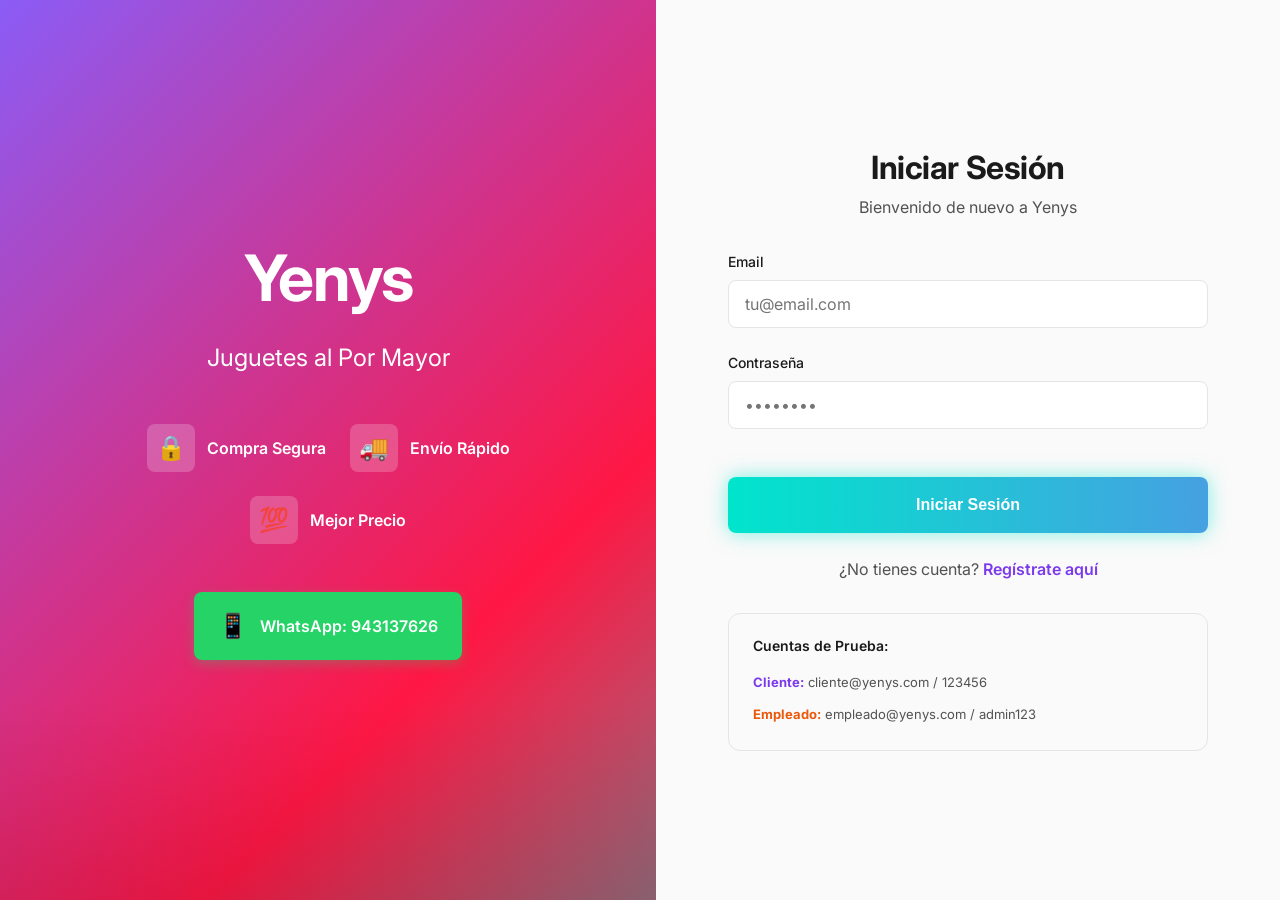
<file: index.html>
<!DOCTYPE html>
<html lang="es">
<head>
    <meta charset="UTF-8">
    <meta name="viewport" content="width=device-width, initial-scale=1.0">
    <title>Yenys - Inicio de Sesión</title>
    <meta name="description" content="Inicia sesión en Yenys - Tu tienda de juguetes al por mayor">
    <link rel="stylesheet" href="css/styles.css">
    <link rel="stylesheet" href="css/animations.css">
</head>
<body style="margin: 0; min-height: 100vh; display: flex; background: var(--neutral-50);">

<!-- Panel Izquierdo - Hero -->
<div style="flex: 1; background: var(--gradient-hero); background-size: 200% 100%; animation: gradient-slide 6s ease-in-out infinite; display: flex; flex-direction: column; align-items: center; justify-content: center; padding: var(--space-12); color: var(--neutral-white); position: relative; overflow: hidden;">

    <div style="max-width: 500px; text-align: center; z-index: 1;">
        <h1 style="font-size: 64px; margin-bottom: var(--space-6); letter-spacing: -0.02em; animation: fadeIn 0.8s ease-out;">Yenys</h1>

        <p style="font-size: 24px; margin-bottom: var(--space-8); opacity: 0.95; animation: fadeIn 1s ease-out 0.2s; animation-fill-mode: both;">Juguetes al Por Mayor</p>

        <div style="display: flex; flex-wrap: wrap; gap: var(--space-6); justify-content: center; margin-top: var(--space-12); animation: fadeIn 1.2s ease-out 0.4s; animation-fill-mode: both;">
            <div style="display: flex; align-items: center; gap: var(--space-3);">
                <div style="width: 48px; height: 48px; background: rgba(255,255,255,0.2); border-radius: var(--radius-md); display: flex; align-items: center; justify-content: center; font-size: 24px;">🔒</div>
                <span style="font-weight: 600;">Compra Segura</span>
            </div>
            <div style="display: flex; align-items: center; gap: var(--space-3);">
                <div style="width: 48px; height: 48px; background: rgba(255,255,255,0.2); border-radius: var(--radius-md); display: flex; align-items: center; justify-content: center; font-size: 24px;">🚚</div>
                <span style="font-weight: 600;">Envío Rápido</span>
            </div>
            <div style="display: flex; align-items: center; gap: var(--space-3);">
                <div style="width: 48px; height: 48px; background: rgba(255,255,255,0.2); border-radius: var(--radius-md); display: flex; align-items: center; justify-content: center; font-size: 24px;">💯</div>
                <span style="font-weight: 600;">Mejor Precio</span>
            </div>
        </div>

        <div style="margin-top: var(--space-12);">
            <a href="https://wa.link/h1ku2w" target="_blank" rel="noopener noreferrer" style="display: inline-flex; align-items: center; gap: var(--space-3); padding: var(--space-4) var(--space-6); background: #25D366; color: white; text-decoration: none; border-radius: var(--radius-md); font-weight: 600; transition: transform 0.3s; box-shadow: 0 4px 12px rgba(37, 211, 102, 0.3);">
                <span style="font-size: 24px;">📱</span>
                <span>WhatsApp: 943137626</span>
            </a>
        </div>
    </div>

    <!-- Overlay decorativo -->
    <div style="position: absolute; bottom: 0; left: 0; right: 0; height: 200px; background: linear-gradient(to top, rgba(0,0,0,0.1), transparent); pointer-events: none;"></div>
</div>

<!-- Panel Derecho - Formularios -->
<div style="flex: 1; display: flex; align-items: center; justify-content: center; padding: var(--space-8); min-width: 480px;">

    <div style="width: 100%; max-width: 480px;">

        <!-- Sección LOGIN -->
        <div id="login-section" class="animate-fade-in">
            <div style="text-align: center; margin-bottom: var(--space-8);">
                <h2 style="color: var(--neutral-900); margin-bottom: var(--space-2); font-size: 32px;">Iniciar Sesión</h2>
                <p style="color: var(--neutral-600); font-size: 16px;">Bienvenido de nuevo a Yenys</p>
            </div>

            <form id="login-form">
                <div class="form-group">
                    <label for="login-email" class="form-label">Email</label>
                    <input
                            type="email"
                            id="login-email"
                            class="form-input"
                            placeholder="tu@email.com"
                            required
                            autocomplete="email"
                    >
                </div>

                <div class="form-group">
                    <label for="login-password" class="form-label">Contraseña</label>
                    <input
                            type="password"
                            id="login-password"
                            class="form-input"
                            placeholder="••••••••"
                            required
                            autocomplete="current-password"
                    >
                </div>

                <button type="submit" class="btn btn-primary" style="width: 100%; margin-top: var(--space-6);">
                    Iniciar Sesión
                </button>

                <div style="text-align: center; margin-top: var(--space-6); color: var(--neutral-600);">
                    ¿No tienes cuenta?
                    <a href="#" onclick="event.preventDefault(); showRegisterForm();" style="color: var(--primary-700); font-weight: 600; text-decoration: none; transition: color 0.2s;">
                        Regístrate aquí
                    </a>
                </div>
            </form>

            <!-- Credenciales de Prueba -->
            <div style="margin-top: var(--space-8); padding: var(--space-6); background: var(--neutral-50); border-radius: var(--radius-lg); border: 1px solid var(--neutral-200);">
                <h4 style="font-size: 14px; font-weight: 600; margin-bottom: var(--space-4); color: var(--neutral-900);">Cuentas de Prueba:</h4>
                <div style="font-size: 13px; color: var(--neutral-600); line-height: 1.8;">
                    <div style="margin-bottom: var(--space-2);">
                        <strong style="color: var(--primary-700);">Cliente:</strong> cliente@yenys.com / 123456
                    </div>
                    <div>
                        <strong style="color: var(--cta-orange-600);">Empleado:</strong> empleado@yenys.com / admin123
                    </div>
                </div>
            </div>
        </div>

        <!-- Sección REGISTRO -->
        <div id="register-section" class="hidden">
            <div style="text-align: center; margin-bottom: var(--space-8);">
                <h2 style="color: var(--neutral-900); margin-bottom: var(--space-2); font-size: 32px;">Crear Cuenta</h2>
                <p style="color: var(--neutral-600); font-size: 16px;">Únete a la familia Yenys</p>
            </div>

            <form id="register-form">
                <div class="form-group">
                    <label for="register-name" class="form-label">Nombre Completo</label>
                    <input
                            type="text"
                            id="register-name"
                            class="form-input"
                            placeholder="Juan Pérez"
                            required
                            autocomplete="name"
                    >
                </div>

                <div class="form-group">
                    <label for="register-email" class="form-label">Email</label>
                    <input
                            type="email"
                            id="register-email"
                            class="form-input"
                            placeholder="tu@email.com"
                            required
                            autocomplete="email"
                    >
                </div>

                <div class="form-group">
                    <label for="register-password" class="form-label">Contraseña</label>
                    <input
                            type="password"
                            id="register-password"
                            class="form-input"
                            placeholder="Mínimo 6 caracteres"
                            required
                            autocomplete="new-password"
                            minlength="6"
                    >
                </div>

                <div class="form-group">
                    <label for="register-role" class="form-label">Tipo de Cuenta</label>
                    <select id="register-role" class="form-select" required>
                        <option value="cliente">Cliente (Comprador)</option>
                        <option value="empleado">Empleado (Administrador)</option>
                    </select>
                </div>

                <button type="submit" class="btn btn-primary" style="width: 100%; margin-top: var(--space-6);">
                    Crear Cuenta
                </button>

                <div style="text-align: center; margin-top: var(--space-6); color: var(--neutral-600);">
                    ¿Ya tienes cuenta?
                    <a href="#" onclick="event.preventDefault(); showLoginForm();" style="color: var(--primary-700); font-weight: 600; text-decoration: none; transition: color 0.2s;">
                        Inicia sesión
                    </a>
                </div>
            </form>
        </div>

    </div>
</div>

<!-- Scripts de la aplicación -->
<script src="js/utils.js"></script>
<script src="js/auth.js"></script>
</body>
</html>
</file>
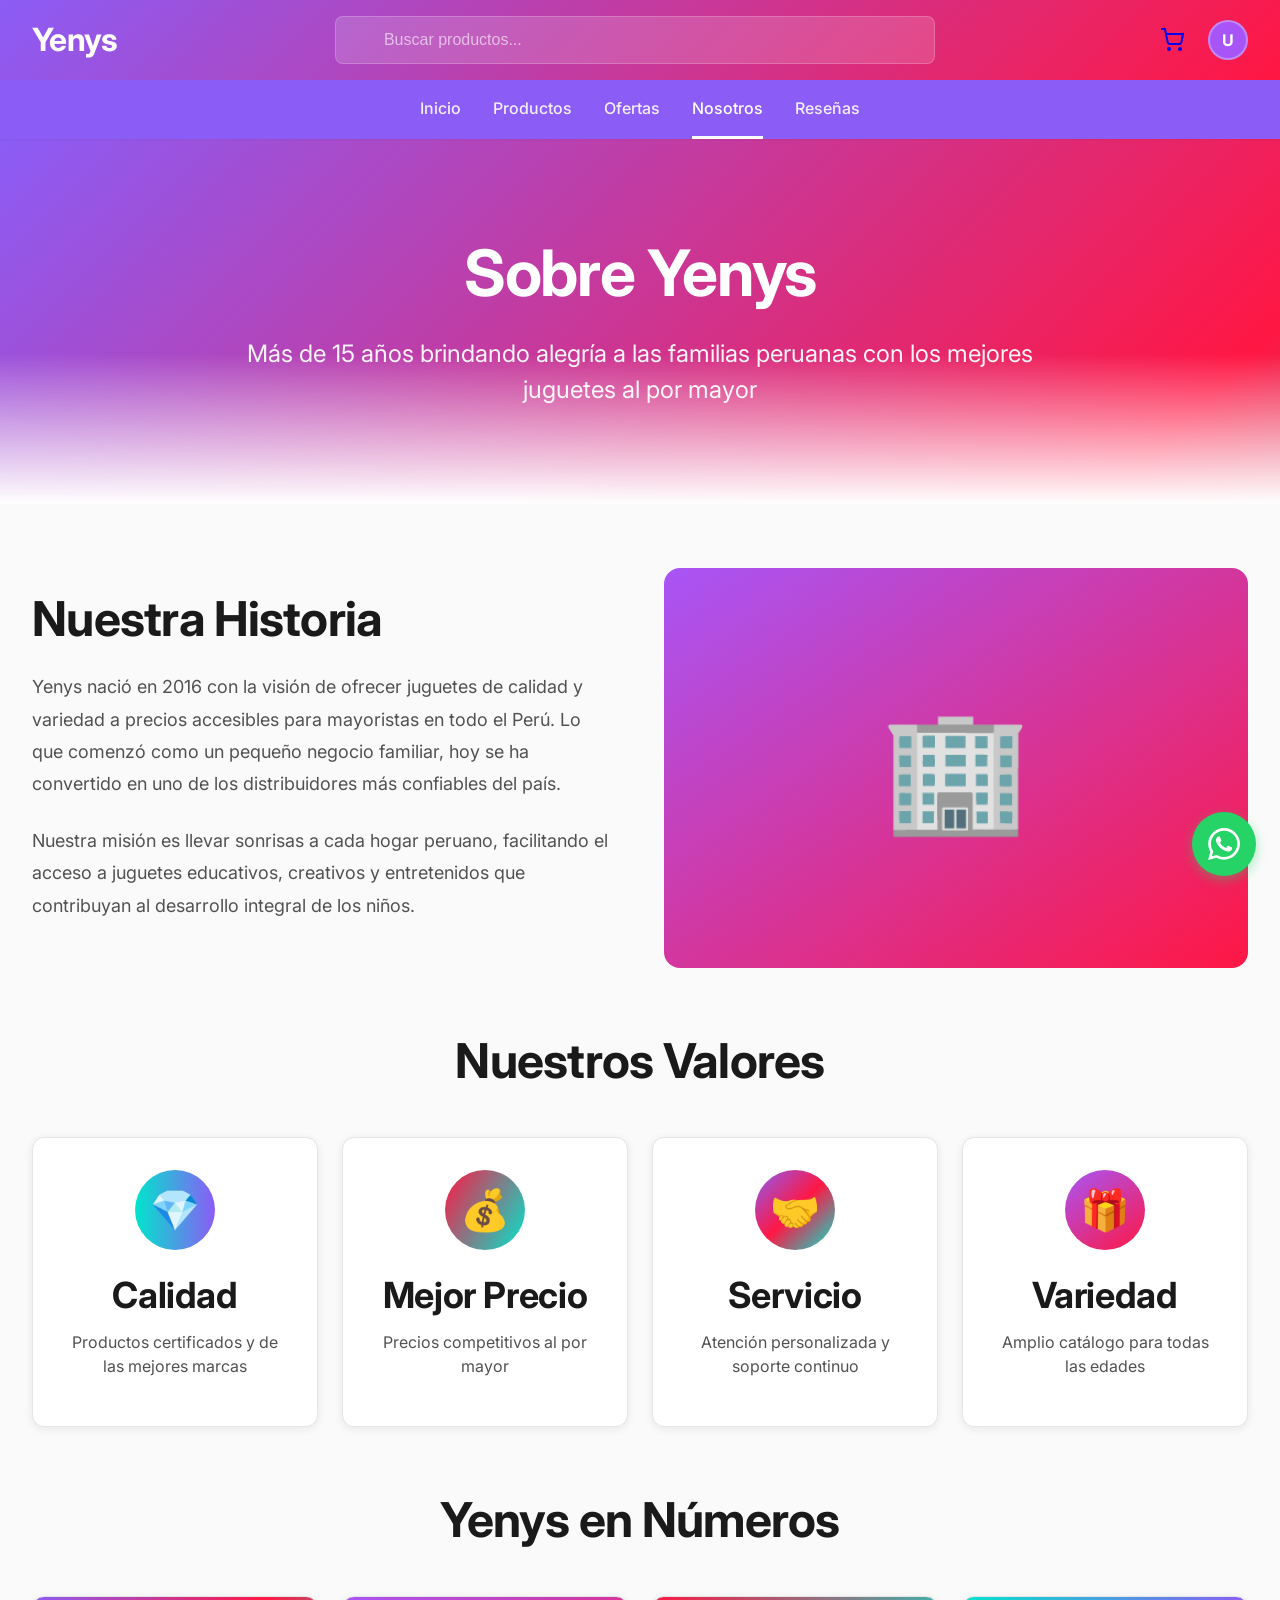
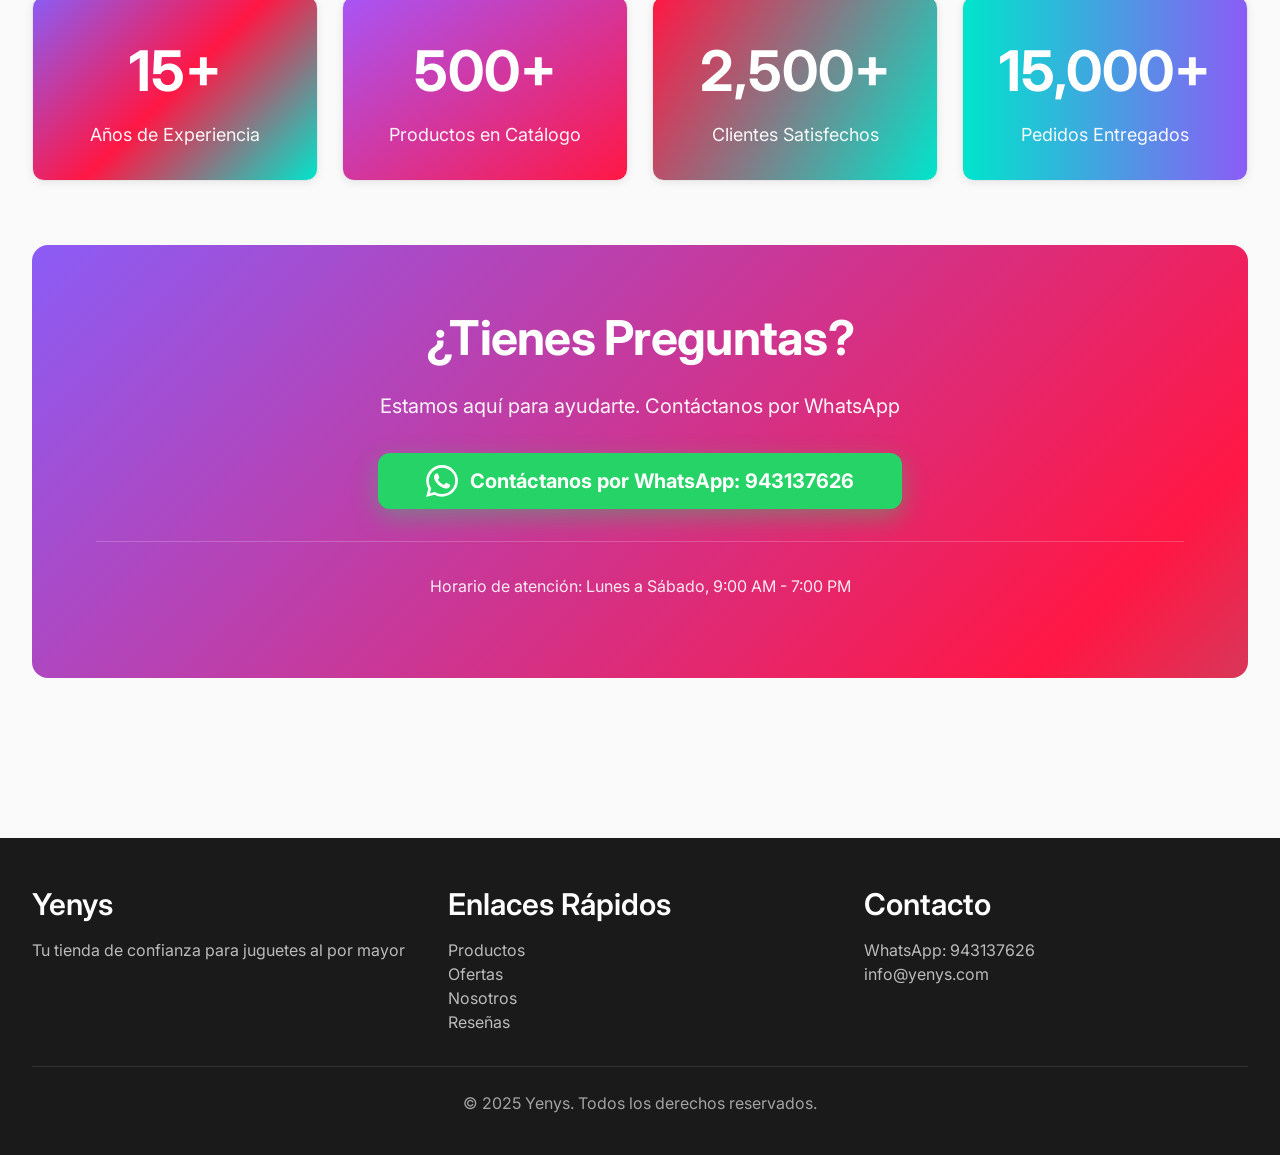
<file: nosotros.html>
<!DOCTYPE html>
<html lang="es">
<head>
  <meta charset="UTF-8">
  <meta name="viewport" content="width=device-width, initial-scale=1.0">
  <title>Sobre Nosotros - Yenys</title>
  <link rel="stylesheet" href="css/styles.css">
  <link rel="stylesheet" href="css/animations.css">
</head>
<body>
  
  <!-- Header -->
  <header class="main-header">
    <div class="header-top">
      <a href="dashboard-cliente.html" class="logo">Yenys</a>
      
      <div class="search-bar">
        <input type="text" placeholder="Buscar productos...">
      </div>
      
      <div class="header-actions">
        <a href="carrito.html" class="cart-icon">
          <svg width="24" height="24" viewBox="0 0 24 24" fill="none" stroke="currentColor" stroke-width="2">
            <circle cx="9" cy="21" r="1"/><circle cx="20" cy="21" r="1"/>
            <path d="M1 1h4l2.68 13.39a2 2 0 0 0 2 1.61h9.72a2 2 0 0 0 2-1.61L23 6H6"/>
          </svg>
          <span class="cart-badge">0</span>
        </a>
        
        <div class="user-avatar" onclick="logout()" style="cursor: pointer; display: flex; align-items: center; justify-content: center; background: var(--primary-500); font-weight: 700;" title="Cerrar sesión">U</div>
      </div>
    </div>
    
    <nav class="header-nav">
      <ul class="nav-links">
        <li><a href="dashboard-cliente.html">Inicio</a></li>
        <li><a href="productos.html">Productos</a></li>
        <li><a href="ofertas.html">Ofertas</a></li>
        <li><a href="nosotros.html" class="active">Nosotros</a></li>
        <li><a href="resenas.html">Reseñas</a></li>
      </ul>
    </nav>
  </header>
  
  <!-- Contenido Principal -->
  <main>
    
    <!-- Hero Institucional -->
    <section style="background: var(--gradient-hero); background-size: 200% 100%; animation: gradient-slide 6s ease-in-out infinite; padding: var(--space-24) var(--space-8); text-align: center; color: var(--neutral-white); position: relative; overflow: hidden;">
      <div class="container" style="position: relative; z-index: 1;">
        <h1 style="font-size: 64px; margin-bottom: var(--space-6);">Sobre Yenys</h1>
        <p style="font-size: 24px; max-width: 800px; margin: 0 auto; opacity: 0.95;">Más de 15 años brindando alegría a las familias peruanas con los mejores juguetes al por mayor</p>
      </div>
      <div style="position: absolute; bottom: 0; left: 0; right: 0; height: 150px; background: linear-gradient(to top, white, transparent);"></div>
    </section>
    
    <div class="container" style="padding: var(--space-16) var(--space-8);">
      
      <!-- Nuestra Historia -->
      <section style="margin-bottom: var(--space-16);">
        <div style="display: grid; grid-template-columns: 1fr 1fr; gap: var(--space-12); align-items: center;">
          <div>
            <h2 style="font-size: 48px; margin-bottom: var(--space-6);">Nuestra Historia</h2>
            <p style="font-size: 18px; line-height: 1.8; color: var(--neutral-600); margin-bottom: var(--space-6);">
              Yenys nació en 2016 con la visión de ofrecer juguetes de calidad y variedad a precios accesibles para mayoristas en todo el Perú. Lo que comenzó como un pequeño negocio familiar, hoy se ha convertido en uno de los distribuidores más confiables del país.
            </p>
            <p style="font-size: 18px; line-height: 1.8; color: var(--neutral-600); margin-bottom: var(--space-6);">
              Nuestra misión es llevar sonrisas a cada hogar peruano, facilitando el acceso a juguetes educativos, creativos y entretenidos que contribuyan al desarrollo integral de los niños.
            </p>
          </div>
          <div style="background: var(--gradient-card); height: 400px; border-radius: var(--radius-xl); display: flex; align-items: center; justify-content: center; color: white; font-size: 120px;">🏢</div>
        </div>
      </section>
      
      <!-- Valores -->
      <section style="margin-bottom: var(--space-16);">
        <h2 style="font-size: 48px; text-align: center; margin-bottom: var(--space-12);">Nuestros Valores</h2>
        
        <div class="grid-4">
          <div class="card" style="text-align: center; padding: var(--space-8);">
            <div style="width: 80px; height: 80px; background: var(--gradient-button); border-radius: var(--radius-full); display: flex; align-items: center; justify-content: center; margin: 0 auto var(--space-6); font-size: 40px; color: white;">💎</div>
            <h3 style="margin-bottom: var(--space-3);">Calidad</h3>
            <p style="color: var(--neutral-600);">Productos certificados y de las mejores marcas</p>
          </div>
          
          <div class="card" style="text-align: center; padding: var(--space-8);">
            <div style="width: 80px; height: 80px; background: var(--gradient-accent); border-radius: var(--radius-full); display: flex; align-items: center; justify-content: center; margin: 0 auto var(--space-6); font-size: 40px; color: white;">💰</div>
            <h3 style="margin-bottom: var(--space-3);">Mejor Precio</h3>
            <p style="color: var(--neutral-600);">Precios competitivos al por mayor</p>
          </div>
          
          <div class="card" style="text-align: center; padding: var(--space-8);">
            <div style="width: 80px; height: 80px; background: var(--gradient-hero); border-radius: var(--radius-full); display: flex; align-items: center; justify-content: center; margin: 0 auto var(--space-6); font-size: 40px; color: white;">🤝</div>
            <h3 style="margin-bottom: var(--space-3);">Servicio</h3>
            <p style="color: var(--neutral-600);">Atención personalizada y soporte continuo</p>
          </div>
          
          <div class="card" style="text-align: center; padding: var(--space-8);">
            <div style="width: 80px; height: 80px; background: var(--gradient-card); border-radius: var(--radius-full); display: flex; align-items: center; justify-content: center; margin: 0 auto var(--space-6); font-size: 40px; color: white;">🎁</div>
            <h3 style="margin-bottom: var(--space-3);">Variedad</h3>
            <p style="color: var(--neutral-600);">Amplio catálogo para todas las edades</p>
          </div>
        </div>
      </section>
      
      <!-- Estadísticas -->
      <section style="margin-bottom: var(--space-16);">
        <h2 style="font-size: 48px; text-align: center; margin-bottom: var(--space-12);">Yenys en Números</h2>
        
        <div class="grid-4">
          <div class="card" style="text-align: center; padding: var(--space-8); background: var(--gradient-hero); color: white;">
            <div style="font-size: 56px; font-weight: 700; margin-bottom: var(--space-2);">15+</div>
            <div style="font-size: 18px; opacity: 0.95;">Años de Experiencia</div>
          </div>
          
          <div class="card" style="text-align: center; padding: var(--space-8); background: var(--gradient-card); color: white;">
            <div style="font-size: 56px; font-weight: 700; margin-bottom: var(--space-2);">500+</div>
            <div style="font-size: 18px; opacity: 0.95;">Productos en Catálogo</div>
          </div>
          
          <div class="card" style="text-align: center; padding: var(--space-8); background: var(--gradient-accent); color: white;">
            <div style="font-size: 56px; font-weight: 700; margin-bottom: var(--space-2);">2,500+</div>
            <div style="font-size: 18px; opacity: 0.95;">Clientes Satisfechos</div>
          </div>
          
          <div class="card" style="text-align: center; padding: var(--space-8); background: var(--gradient-button); color: white;">
            <div style="font-size: 56px; font-weight: 700; margin-bottom: var(--space-2);">15,000+</div>
            <div style="font-size: 18px; opacity: 0.95;">Pedidos Entregados</div>
          </div>
        </div>
      </section>
      
      <!-- Contacto WhatsApp Destacado -->
      <section style="background: var(--gradient-hero); background-size: 200% 100%; animation: gradient-slide 6s ease-in-out infinite; border-radius: var(--radius-xl); padding: var(--space-16); text-align: center; color: white;">
        <h2 style="font-size: 48px; margin-bottom: var(--space-6);">¿Tienes Preguntas?</h2>
        <p style="font-size: 20px; margin-bottom: var(--space-8); opacity: 0.95;">Estamos aquí para ayudarte. Contáctanos por WhatsApp</p>
        
        <a href="https://wa.link/h1ku2w" target="_blank" class="btn" style="display: inline-flex; align-items: center; gap: var(--space-3); padding: var(--space-6) var(--space-12); background: #25D366; color: white; text-decoration: none; border-radius: var(--radius-lg); font-weight: 700; font-size: 20px; box-shadow: 0 8px 24px rgba(37, 211, 102, 0.4); transition: all 0.3s;">
          <svg width="32" height="32" viewBox="0 0 24 24" fill="white">
            <path d="M17.472 14.382c-.297-.149-1.758-.867-2.03-.967-.273-.099-.471-.148-.67.15-.197.297-.767.966-.94 1.164-.173.199-.347.223-.644.075-.297-.15-1.255-.463-2.39-1.475-.883-.788-1.48-1.761-1.653-2.059-.173-.297-.018-.458.13-.606.134-.133.298-.347.446-.52.149-.174.198-.298.298-.497.099-.198.05-.371-.025-.52-.075-.149-.669-1.612-.916-2.207-.242-.579-.487-.5-.669-.51-.173-.008-.371-.01-.57-.01-.198 0-.52.074-.792.372-.272.297-1.04 1.016-1.04 2.479 0 1.462 1.065 2.875 1.213 3.074.149.198 2.096 3.2 5.077 4.487.709.306 1.262.489 1.694.625.712.227 1.36.195 1.871.118.571-.085 1.758-.719 2.006-1.413.248-.694.248-1.289.173-1.413-.074-.124-.272-.198-.57-.347m-5.421 7.403h-.004a9.87 9.87 0 01-5.031-1.378l-.361-.214-3.741.982.998-3.648-.235-.374a9.86 9.86 0 01-1.51-5.26c.001-5.45 4.436-9.884 9.888-9.884 2.64 0 5.122 1.03 6.988 2.898a9.825 9.825 0 012.893 6.994c-.003 5.45-4.437 9.884-9.885 9.884m8.413-18.297A11.815 11.815 0 0012.05 0C5.495 0 .16 5.335.157 11.892c0 2.096.547 4.142 1.588 5.945L.057 24l6.305-1.654a11.882 11.882 0 005.683 1.448h.005c6.554 0 11.89-5.335 11.893-11.893a11.821 11.821 0 00-3.48-8.413z"/>
          </svg>
          <span>Contáctanos por WhatsApp: 943137626</span>
        </a>
        
        <div style="margin-top: var(--space-8); padding-top: var(--space-8); border-top: 1px solid rgba(255,255,255,0.2);">
          <p style="font-size: 16px; opacity: 0.9;">Horario de atención: Lunes a Sábado, 9:00 AM - 7:00 PM</p>
        </div>
      </section>
      
    </div>
  </main>
  
  <!-- Footer -->
  <footer>
    <div class="container">
      <div class="footer-content">
        <div class="footer-section">
          <h4>Yenys</h4>
          <p style="color: rgba(255,255,255,0.7);">Tu tienda de confianza para juguetes al por mayor</p>
        </div>
        <div class="footer-section">
          <h4>Enlaces Rápidos</h4>
          <ul>
            <li><a href="productos.html">Productos</a></li>
            <li><a href="ofertas.html">Ofertas</a></li>
            <li><a href="nosotros.html">Nosotros</a></li>
            <li><a href="resenas.html">Reseñas</a></li>
          </ul>
        </div>
        <div class="footer-section">
          <h4>Contacto</h4>
          <ul>
            <li><a href="https://wa.link/h1ku2w" target="_blank">WhatsApp: 943137626</a></li>
            <li><a href="mailto:info@yenys.com">info@yenys.com</a></li>
          </ul>
        </div>
      </div>
      <div class="footer-bottom">
        <p>&copy; 2025 Yenys. Todos los derechos reservados.</p>
      </div>
    </div>
  </footer>
  
  <!-- Botón WhatsApp Flotante -->
  <a href="https://wa.link/h1ku2w" target="_blank" class="whatsapp-float" title="Contáctanos por WhatsApp">
    <svg width="32" height="32" viewBox="0 0 24 24" fill="white">
      <path d="M17.472 14.382c-.297-.149-1.758-.867-2.03-.967-.273-.099-.471-.148-.67.15-.197.297-.767.966-.94 1.164-.173.199-.347.223-.644.075-.297-.15-1.255-.463-2.39-1.475-.883-.788-1.48-1.761-1.653-2.059-.173-.297-.018-.458.13-.606.134-.133.298-.347.446-.52.149-.174.198-.298.298-.497.099-.198.05-.371-.025-.52-.075-.149-.669-1.612-.916-2.207-.242-.579-.487-.5-.669-.51-.173-.008-.371-.01-.57-.01-.198 0-.52.074-.792.372-.272.297-1.04 1.016-1.04 2.479 0 1.462 1.065 2.875 1.213 3.074.149.198 2.096 3.2 5.077 4.487.709.306 1.262.489 1.694.625.712.227 1.36.195 1.871.118.571-.085 1.758-.719 2.006-1.413.248-.694.248-1.289.173-1.413-.074-.124-.272-.198-.57-.347m-5.421 7.403h-.004a9.87 9.87 0 01-5.031-1.378l-.361-.214-3.741.982.998-3.648-.235-.374a9.86 9.86 0 01-1.51-5.26c.001-5.45 4.436-9.884 9.888-9.884 2.64 0 5.122 1.03 6.988 2.898a9.825 9.825 0 012.893 6.994c-.003 5.45-4.437 9.884-9.885 9.884m8.413-18.297A11.815 11.815 0 0012.05 0C5.495 0 .16 5.335.157 11.892c0 2.096.547 4.142 1.588 5.945L.057 24l6.305-1.654a11.882 11.882 0 005.683 1.448h.005c6.554 0 11.89-5.335 11.893-11.893a11.821 11.821 0 00-3.48-8.413z"/>
    </svg>
  </a>
  
  <script src="js/utils.js"></script>
  <script>
    document.addEventListener('DOMContentLoaded', () => {
      const user = getCurrentUser();
      if (user) {
        document.querySelector('.user-avatar').textContent = user.name.charAt(0).toUpperCase();
        
        // Actualizar nav si es empleado
        if (user.role === 'empleado') {
          document.querySelector('.logo').href = 'dashboard-empleado.html';
          document.querySelector('.logo').textContent = 'Yenys Admin';
          const navLinks = document.querySelector('.nav-links');
          navLinks.innerHTML = `
            <li><a href="dashboard-empleado.html">Dashboard</a></li>
            <li><a href="productos.html">Productos</a></li>
            <li><a href="graficos.html">Gráficos</a></li>
            <li><a href="resenas.html">Reseñas</a></li>
            <li><a href="nosotros.html" class="active">Nosotros</a></li>
          `;
        }
      }
    });
  </script>
  
  <style>
    @media (max-width: 768px) {
      section > div[style*="grid-template-columns: 1fr 1fr"] {
        grid-template-columns: 1fr !important;
      }
    }
  </style>
</body>
</html>
</file>
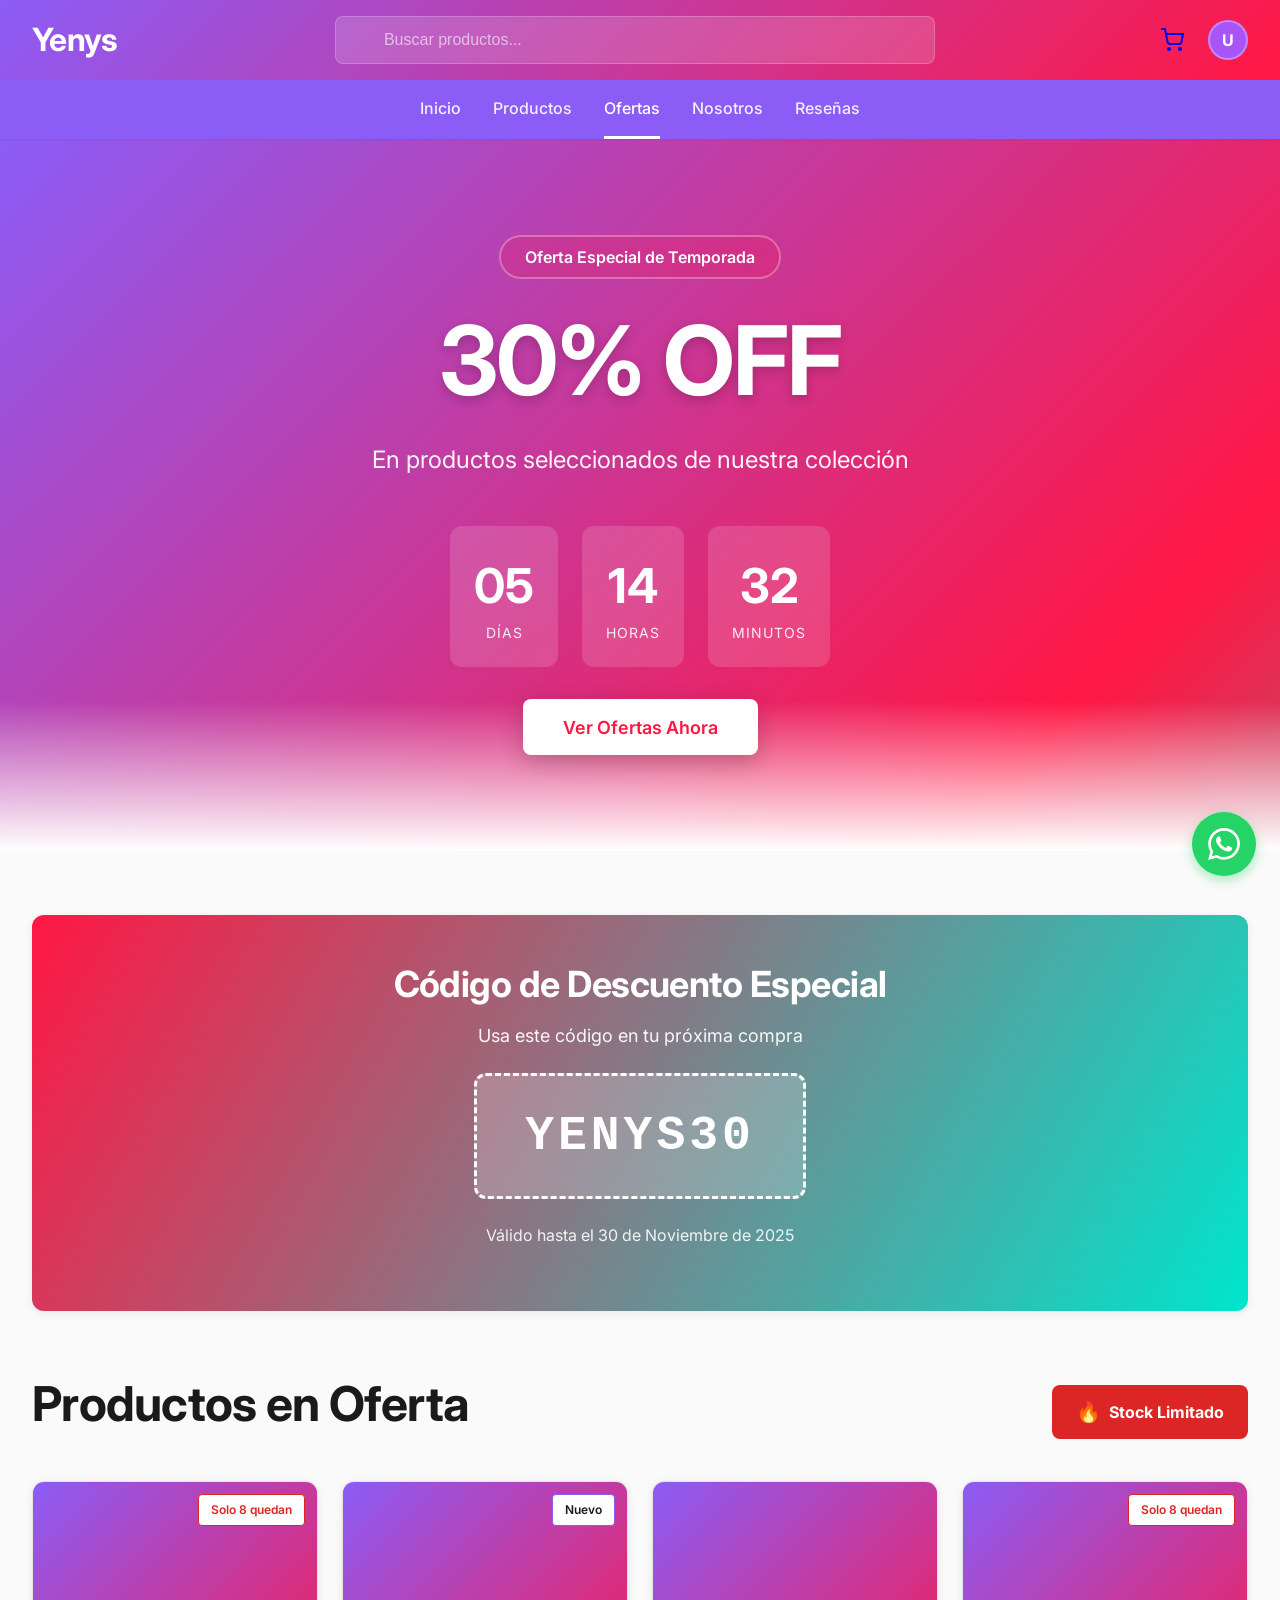
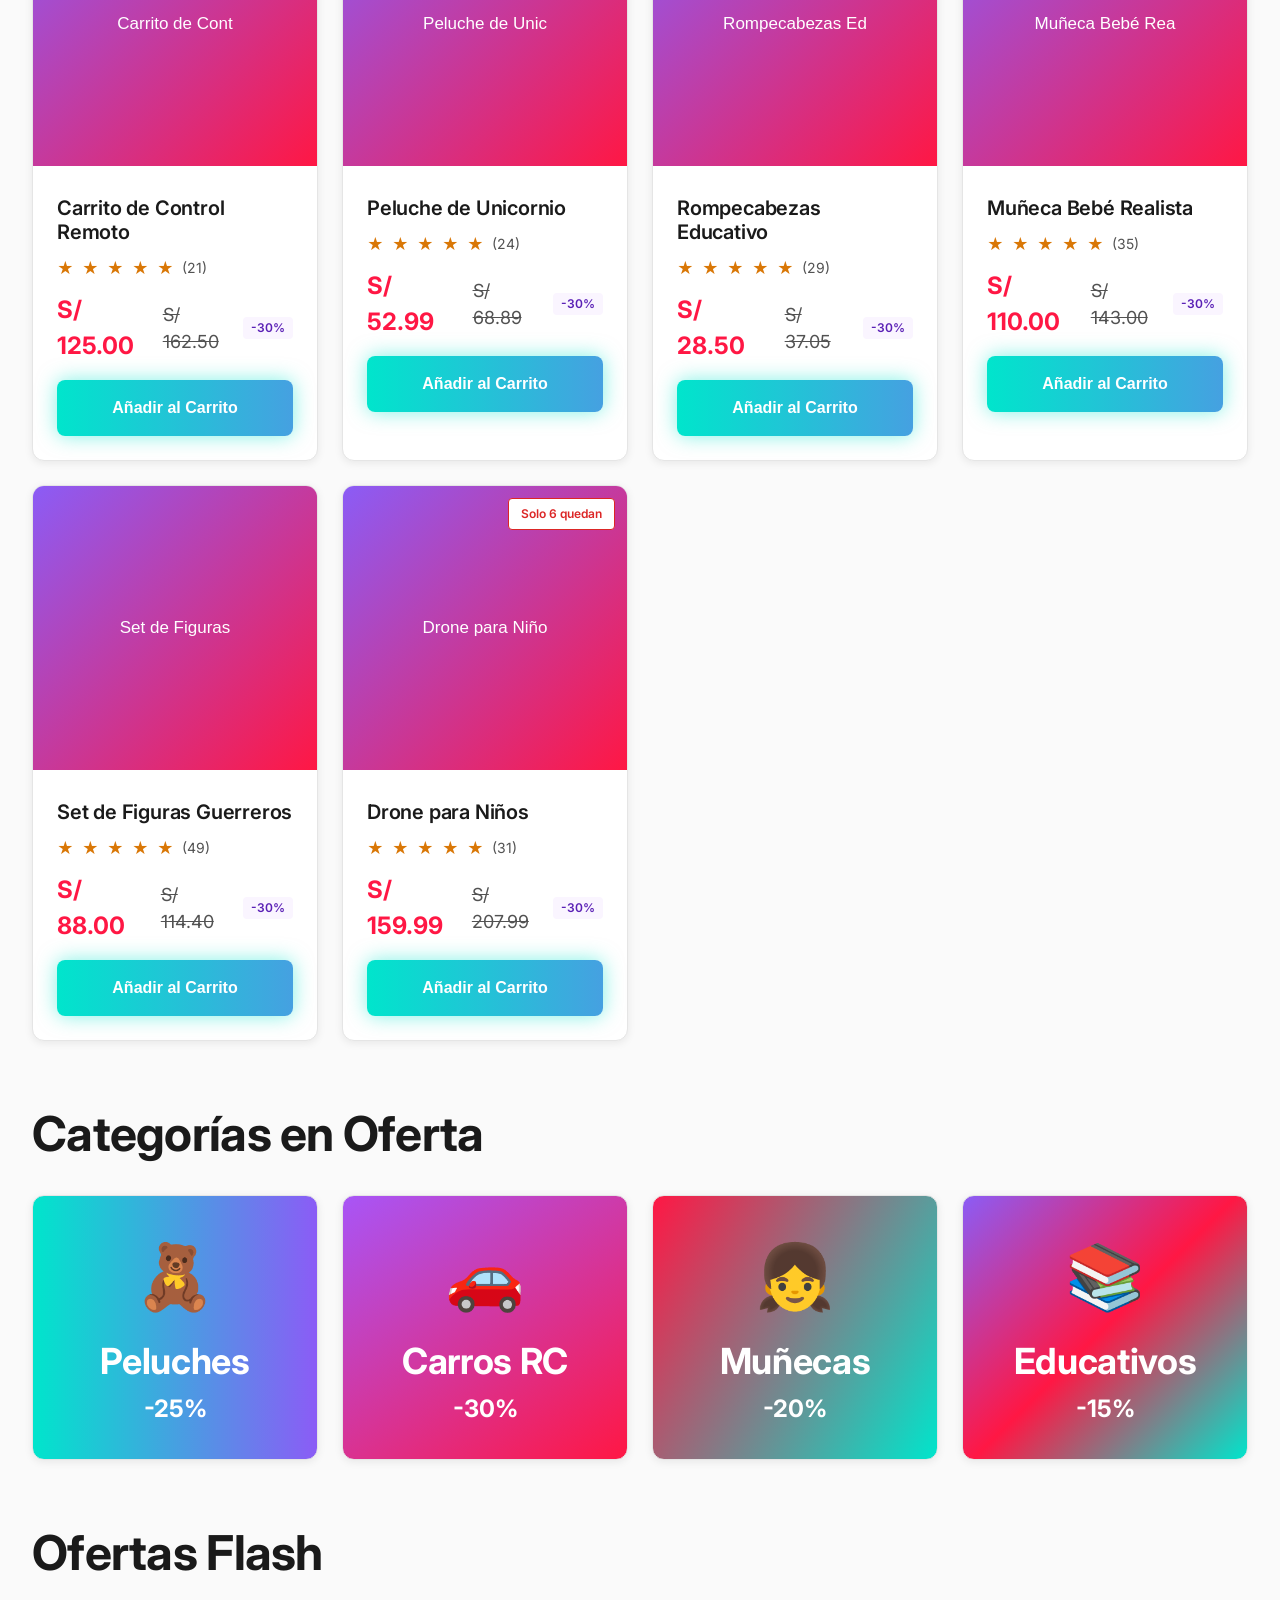
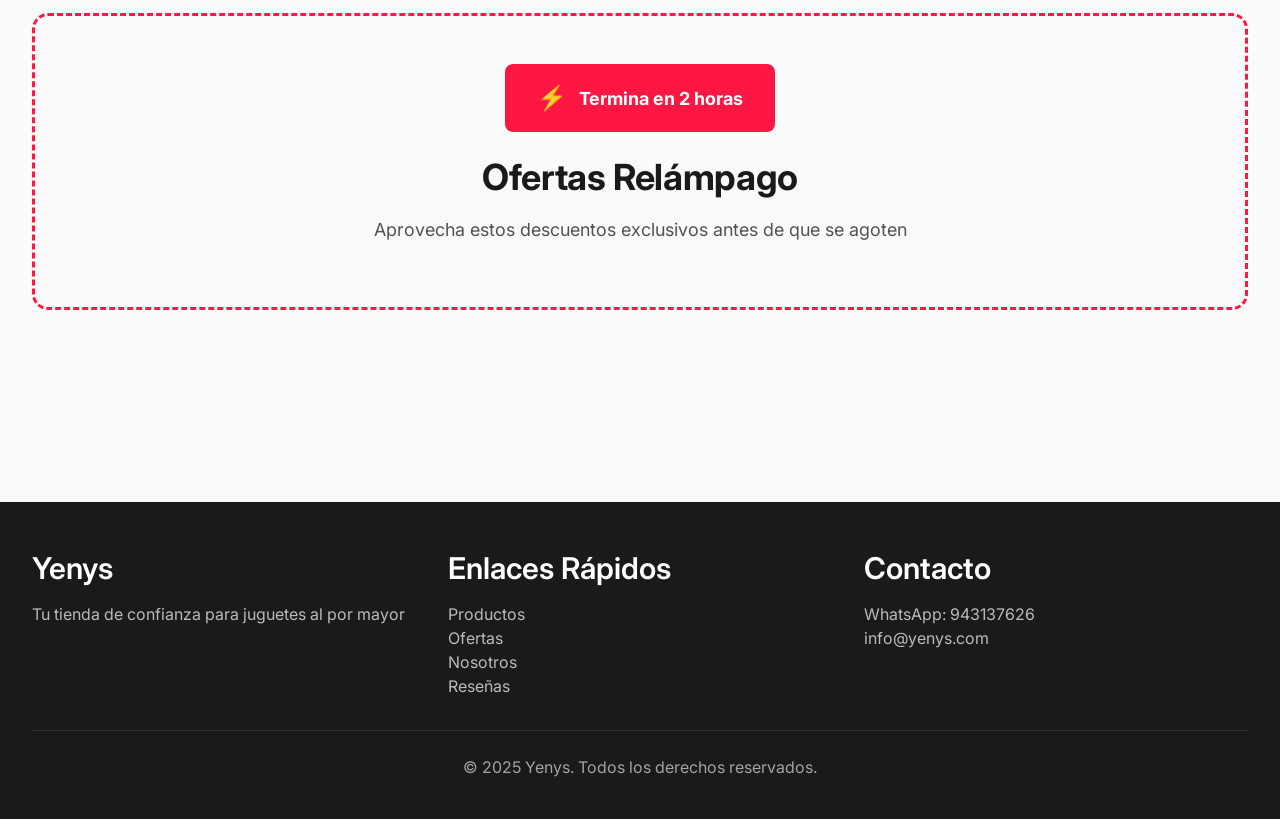
<file: ofertas.html>
<!DOCTYPE html>
<html lang="es">
<head>
  <meta charset="UTF-8">
  <meta name="viewport" content="width=device-width, initial-scale=1.0">
  <title>Ofertas de Temporada - Yenys</title>
  <link rel="stylesheet" href="css/styles.css">
  <link rel="stylesheet" href="css/animations.css">
</head>
<body>
  
  <!-- Header -->
  <header class="main-header">
    <div class="header-top">
      <a href="dashboard-cliente.html" class="logo">Yenys</a>
      
      <div class="search-bar">
        <input type="text" placeholder="Buscar productos...">
      </div>
      
      <div class="header-actions">
        <a href="carrito.html" class="cart-icon">
          <svg width="24" height="24" viewBox="0 0 24 24" fill="none" stroke="currentColor" stroke-width="2">
            <circle cx="9" cy="21" r="1"/><circle cx="20" cy="21" r="1"/>
            <path d="M1 1h4l2.68 13.39a2 2 0 0 0 2 1.61h9.72a2 2 0 0 0 2-1.61L23 6H6"/>
          </svg>
          <span class="cart-badge">0</span>
        </a>
        
        <div class="user-avatar" onclick="logout()" style="cursor: pointer; display: flex; align-items: center; justify-content: center; background: var(--primary-500); font-weight: 700;" title="Cerrar sesión">U</div>
      </div>
    </div>
    
    <nav class="header-nav">
      <ul class="nav-links">
        <li><a href="dashboard-cliente.html">Inicio</a></li>
        <li><a href="productos.html">Productos</a></li>
        <li><a href="ofertas.html" class="active">Ofertas</a></li>
        <li><a href="nosotros.html">Nosotros</a></li>
        <li><a href="resenas.html">Reseñas</a></li>
      </ul>
    </nav>
  </header>
  
  <!-- Contenido Principal -->
  <main>
    
    <!-- Hero de Oferta con Countdown -->
    <section style="background: var(--gradient-hero); background-size: 200% 100%; animation: gradient-slide 6s ease-in-out infinite; padding: var(--space-24) var(--space-8); text-align: center; color: var(--neutral-white); position: relative; overflow: hidden;">
      <div class="container" style="position: relative; z-index: 1;">
        <div style="display: inline-block; background: rgba(255,23,68,0.2); padding: var(--space-2) var(--space-6); border-radius: var(--radius-full); margin-bottom: var(--space-6); font-weight: 600; border: 2px solid rgba(255,255,255,0.3);">
          Oferta Especial de Temporada
        </div>
        
        <h1 style="font-size: 96px; font-weight: 700; margin-bottom: var(--space-6); text-shadow: 0 4px 12px rgba(0,0,0,0.2);">30% OFF</h1>
        
        <p style="font-size: 24px; margin-bottom: var(--space-12); opacity: 0.95;">En productos seleccionados de nuestra colección</p>
        
        <!-- Countdown Timer -->
        <div style="display: flex; gap: var(--space-6); justify-content: center; margin-bottom: var(--space-8);">
          <div style="background: rgba(255,255,255,0.15); backdrop-filter: blur(10px); padding: var(--space-6); border-radius: var(--radius-lg); min-width: 100px;">
            <div style="font-size: 48px; font-weight: 700;">05</div>
            <div style="font-size: 14px; opacity: 0.9; text-transform: uppercase; letter-spacing: 1px;">Días</div>
          </div>
          <div style="background: rgba(255,255,255,0.15); backdrop-filter: blur(10px); padding: var(--space-6); border-radius: var(--radius-lg); min-width: 100px;">
            <div style="font-size: 48px; font-weight: 700;">14</div>
            <div style="font-size: 14px; opacity: 0.9; text-transform: uppercase; letter-spacing: 1px;">Horas</div>
          </div>
          <div style="background: rgba(255,255,255,0.15); backdrop-filter: blur(10px); padding: var(--space-6); border-radius: var(--radius-lg); min-width: 100px;">
            <div style="font-size: 48px; font-weight: 700;">32</div>
            <div style="font-size: 14px; opacity: 0.9; text-transform: uppercase; letter-spacing: 1px;">Minutos</div>
          </div>
        </div>
        
        <a href="#productos-oferta" class="btn btn-primary" style="background: white; color: var(--vibrant-red); font-size: 18px; animation: none; box-shadow: 0 8px 24px rgba(0,0,0,0.2);">
          Ver Ofertas Ahora
        </a>
      </div>
      
      <div style="position: absolute; bottom: 0; left: 0; right: 0; height: 150px; background: linear-gradient(to top, white, transparent);"></div>
    </section>
    
    <div class="container" style="padding: var(--space-16) var(--space-8);">
      
      <!-- Código Promocional -->
      <section style="margin-bottom: var(--space-16);">
        <div class="card" style="background: var(--gradient-accent); padding: var(--space-12); text-align: center; color: white; border: none;">
          <h2 style="font-size: 36px; margin-bottom: var(--space-4); color: white;">Código de Descuento Especial</h2>
          <p style="font-size: 18px; margin-bottom: var(--space-6); opacity: 0.95;">Usa este código en tu próxima compra</p>
          
          <div style="display: inline-block; background: rgba(255,255,255,0.2); padding: var(--space-6) var(--space-12); border-radius: var(--radius-lg); border: 3px dashed white; margin-bottom: var(--space-6);">
            <div style="font-size: 48px; font-weight: 700; letter-spacing: 4px; font-family: monospace;">YENYS30</div>
          </div>
          
          <p style="font-size: 16px; opacity: 0.9;">Válido hasta el 30 de Noviembre de 2025</p>
        </div>
      </section>
      
      <!-- Productos en Oferta -->
      <section id="productos-oferta" style="margin-bottom: var(--space-16);">
        <div style="display: flex; justify-content: space-between; align-items: center; margin-bottom: var(--space-8);">
          <h2 style="font-size: 48px;">Productos en Oferta</h2>
          <div style="display: inline-flex; align-items: center; gap: var(--space-2); padding: var(--space-3) var(--space-6); background: var(--error-red); color: white; border-radius: var(--radius-md); font-weight: 700; animation: pulse-stock 2s infinite;">
            <span style="font-size: 20px;">🔥</span>
            Stock Limitado
          </div>
        </div>
        
        <div id="offers-grid" class="grid-4"></div>
      </section>
      
      <!-- Categorías con Descuento -->
      <section style="margin-bottom: var(--space-16);">
        <h2 style="font-size: 48px; margin-bottom: var(--space-8);">Categorías en Oferta</h2>
        
        <div class="grid-4">
          <div class="card" style="padding: var(--space-8); text-align: center; background: var(--gradient-button); color: white; cursor: pointer;">
            <div style="font-size: 64px; margin-bottom: var(--space-4);">🧸</div>
            <h3 style="color: white; margin-bottom: var(--space-2);">Peluches</h3>
            <div style="font-size: 24px; font-weight: 700;">-25%</div>
          </div>
          
          <div class="card" style="padding: var(--space-8); text-align: center; background: var(--gradient-card); color: white; cursor: pointer;">
            <div style="font-size: 64px; margin-bottom: var(--space-4);">🚗</div>
            <h3 style="color: white; margin-bottom: var(--space-2);">Carros RC</h3>
            <div style="font-size: 24px; font-weight: 700;">-30%</div>
          </div>
          
          <div class="card" style="padding: var(--space-8); text-align: center; background: var(--gradient-accent); color: white; cursor: pointer;">
            <div style="font-size: 64px; margin-bottom: var(--space-4);">👧</div>
            <h3 style="color: white; margin-bottom: var(--space-2);">Muñecas</h3>
            <div style="font-size: 24px; font-weight: 700;">-20%</div>
          </div>
          
          <div class="card" style="padding: var(--space-8); text-align: center; background: var(--gradient-hero); color: white; cursor: pointer;">
            <div style="font-size: 64px; margin-bottom: var(--space-4);">📚</div>
            <h3 style="color: white; margin-bottom: var(--space-2);">Educativos</h3>
            <div style="font-size: 24px; font-weight: 700;">-15%</div>
          </div>
        </div>
      </section>
      
      <!-- Ofertas Flash -->
      <section>
        <h2 style="font-size: 48px; margin-bottom: var(--space-8);">Ofertas Flash</h2>
        
        <div style="background: var(--neutral-50); border: 3px dashed var(--vibrant-red); border-radius: var(--radius-xl); padding: var(--space-12); text-align: center; margin-bottom: var(--space-8);">
          <div style="display: inline-flex; align-items: center; gap: var(--space-3); background: var(--vibrant-red); color: white; padding: var(--space-4) var(--space-8); border-radius: var(--radius-md); font-weight: 700; font-size: 18px; margin-bottom: var(--space-6);">
            <span style="font-size: 24px;">⚡</span>
            Termina en 2 horas
          </div>
          <h3 style="font-size: 36px; margin-bottom: var(--space-4);">Ofertas Relámpago</h3>
          <p style="color: var(--neutral-600); font-size: 18px;">Aprovecha estos descuentos exclusivos antes de que se agoten</p>
        </div>
        
        <div id="flash-offers" class="grid-4"></div>
      </section>
      
    </div>
  </main>
  
  <!-- Footer -->
  <footer>
    <div class="container">
      <div class="footer-content">
        <div class="footer-section">
          <h4>Yenys</h4>
          <p style="color: rgba(255,255,255,0.7);">Tu tienda de confianza para juguetes al por mayor</p>
        </div>
        <div class="footer-section">
          <h4>Enlaces Rápidos</h4>
          <ul>
            <li><a href="productos.html">Productos</a></li>
            <li><a href="ofertas.html">Ofertas</a></li>
            <li><a href="nosotros.html">Nosotros</a></li>
            <li><a href="resenas.html">Reseñas</a></li>
          </ul>
        </div>
        <div class="footer-section">
          <h4>Contacto</h4>
          <ul>
            <li><a href="https://wa.link/h1ku2w" target="_blank">WhatsApp: 943137626</a></li>
            <li><a href="mailto:info@yenys.com">info@yenys.com</a></li>
          </ul>
        </div>
      </div>
      <div class="footer-bottom">
        <p>&copy; 2025 Yenys. Todos los derechos reservados.</p>
      </div>
    </div>
  </footer>
  
  <!-- Botón WhatsApp Flotante -->
  <a href="https://wa.link/h1ku2w" target="_blank" class="whatsapp-float" title="Contáctanos por WhatsApp">
    <svg width="32" height="32" viewBox="0 0 24 24" fill="white">
      <path d="M17.472 14.382c-.297-.149-1.758-.867-2.03-.967-.273-.099-.471-.148-.67.15-.197.297-.767.966-.94 1.164-.173.199-.347.223-.644.075-.297-.15-1.255-.463-2.39-1.475-.883-.788-1.48-1.761-1.653-2.059-.173-.297-.018-.458.13-.606.134-.133.298-.347.446-.52.149-.174.198-.298.298-.497.099-.198.05-.371-.025-.52-.075-.149-.669-1.612-.916-2.207-.242-.579-.487-.5-.669-.51-.173-.008-.371-.01-.57-.01-.198 0-.52.074-.792.372-.272.297-1.04 1.016-1.04 2.479 0 1.462 1.065 2.875 1.213 3.074.149.198 2.096 3.2 5.077 4.487.709.306 1.262.489 1.694.625.712.227 1.36.195 1.871.118.571-.085 1.758-.719 2.006-1.413.248-.694.248-1.289.173-1.413-.074-.124-.272-.198-.57-.347m-5.421 7.403h-.004a9.87 9.87 0 01-5.031-1.378l-.361-.214-3.741.982.998-3.648-.235-.374a9.86 9.86 0 01-1.51-5.26c.001-5.45 4.436-9.884 9.888-9.884 2.64 0 5.122 1.03 6.988 2.898a9.825 9.825 0 012.893 6.994c-.003 5.45-4.437 9.884-9.885 9.884m8.413-18.297A11.815 11.815 0 0012.05 0C5.495 0 .16 5.335.157 11.892c0 2.096.547 4.142 1.588 5.945L.057 24l6.305-1.654a11.882 11.882 0 005.683 1.448h.005c6.554 0 11.89-5.335 11.893-11.893a11.821 11.821 0 00-3.48-8.413z"/>
    </svg>
  </a>
  
  <script src="js/utils.js"></script>
  <script src="js/products.js"></script>
  <script>
    document.addEventListener('DOMContentLoaded', () => {
      const user = getCurrentUser();
      if (user) {
        document.querySelector('.user-avatar').textContent = user.name.charAt(0).toUpperCase();
        
        // Actualizar nav si es empleado
        if (user.role === 'empleado') {
          document.querySelector('.logo').href = 'dashboard-empleado.html';
          const navLinks = document.querySelector('.nav-links');
          navLinks.innerHTML = `
            <li><a href="dashboard-empleado.html">Dashboard</a></li>
            <li><a href="productos.html">Productos</a></li>
            <li><a href="graficos.html">Gráficos</a></li>
            <li><a href="resenas.html">Reseñas</a></li>
            <li><a href="nosotros.html">Nosotros</a></li>
          `;
        }
      }
    });
  </script>
</body>
</html>
</file>
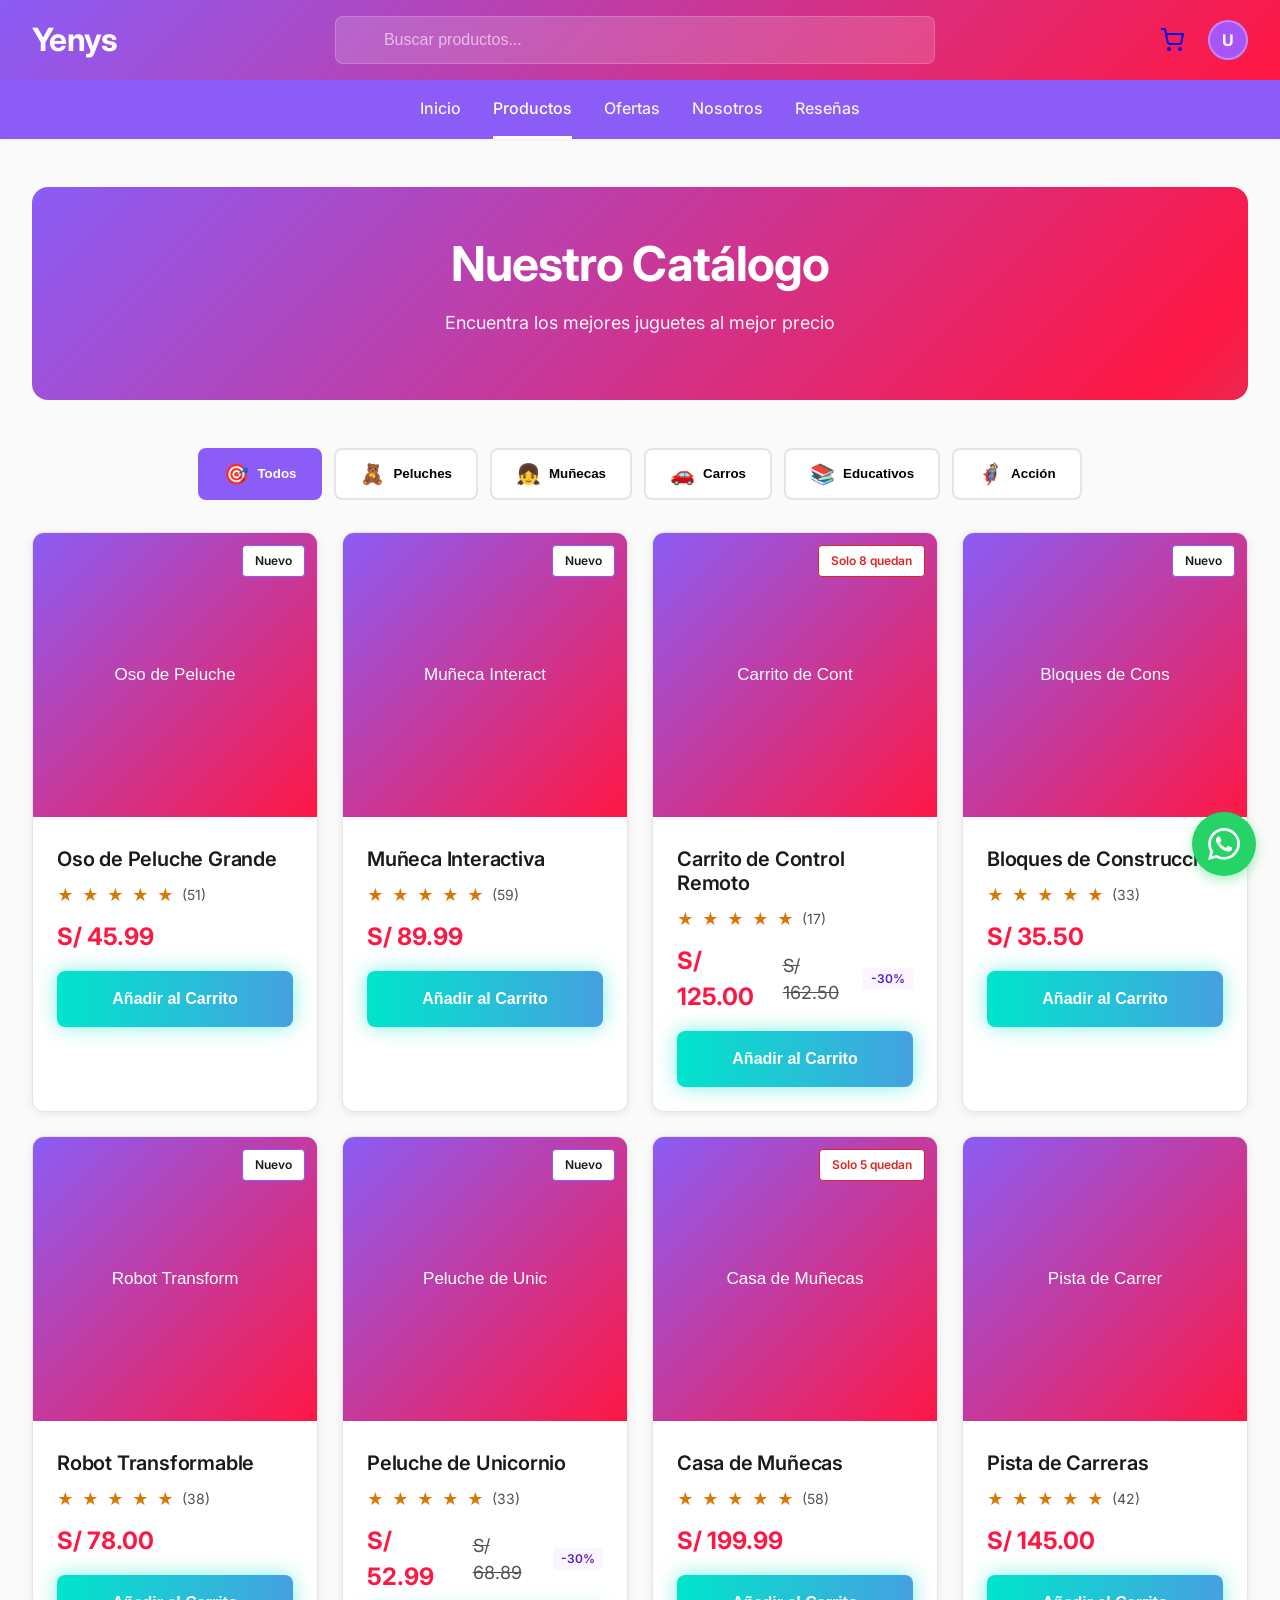
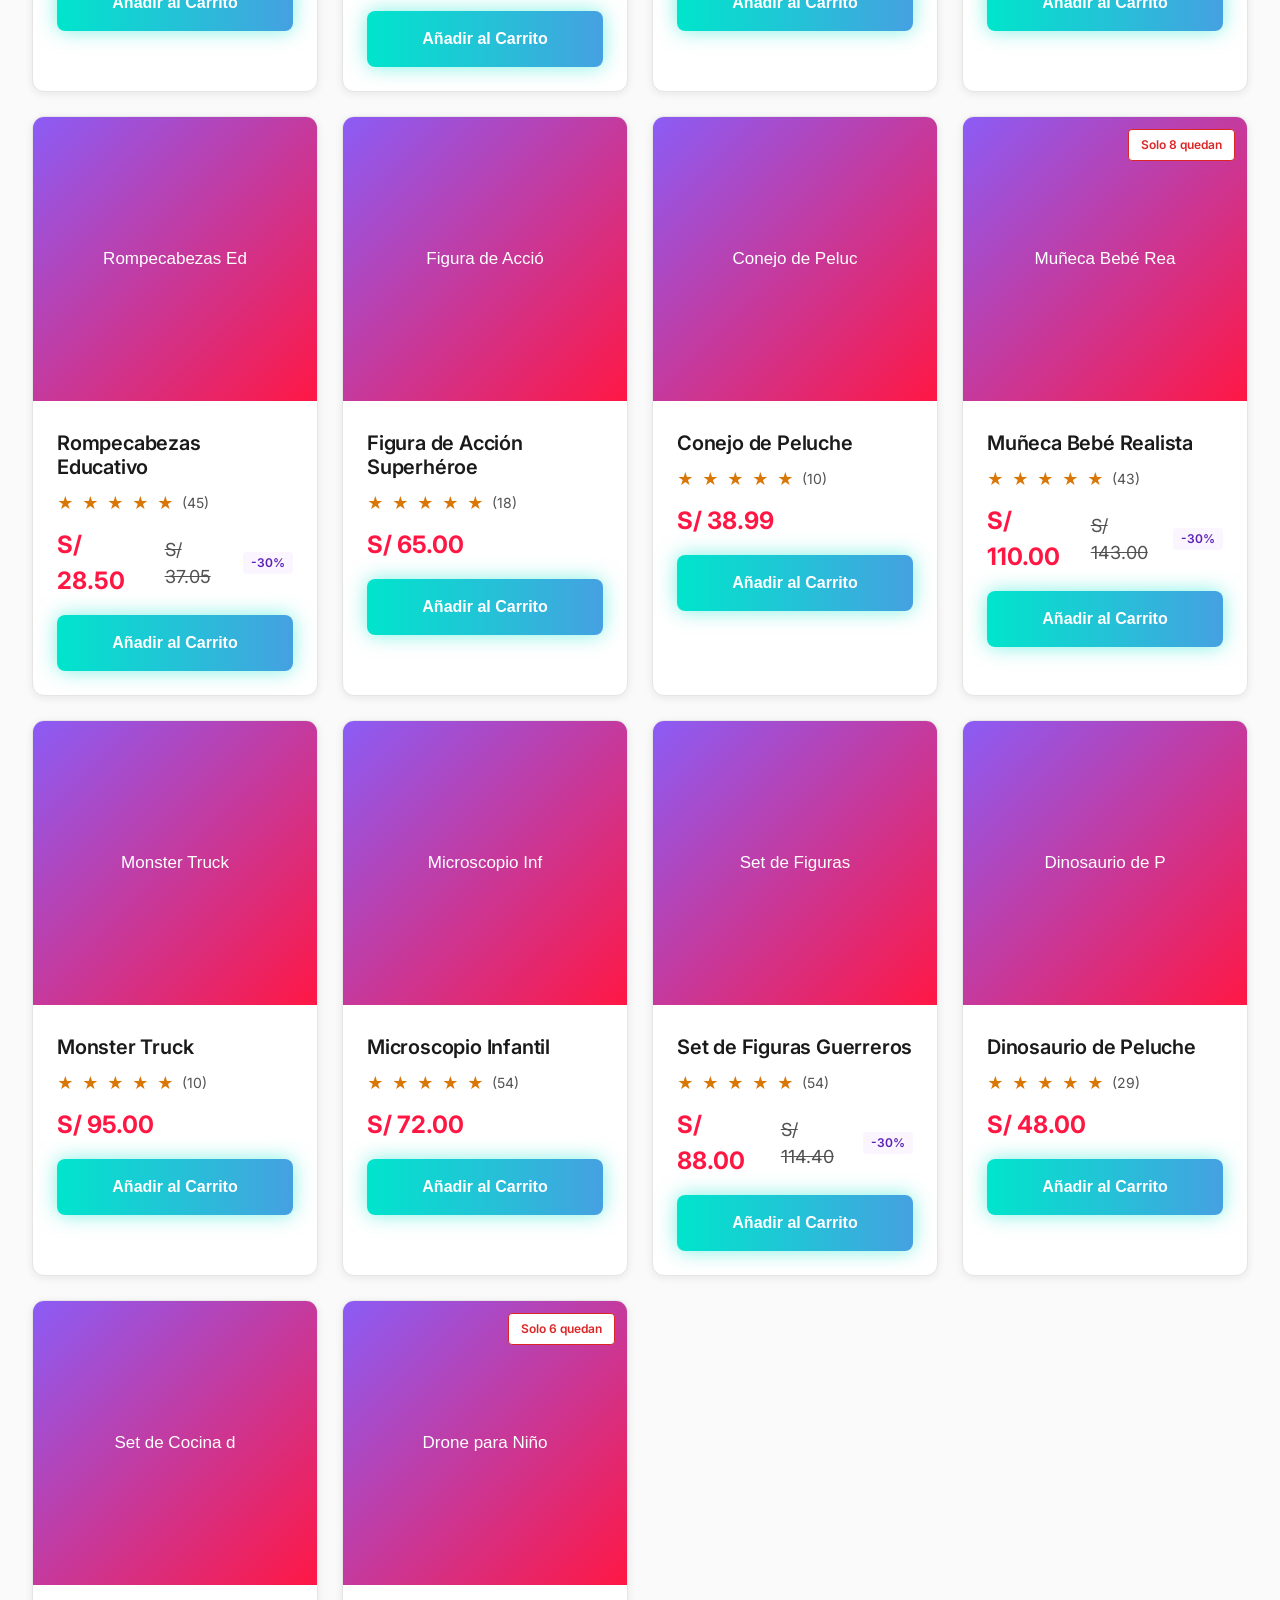
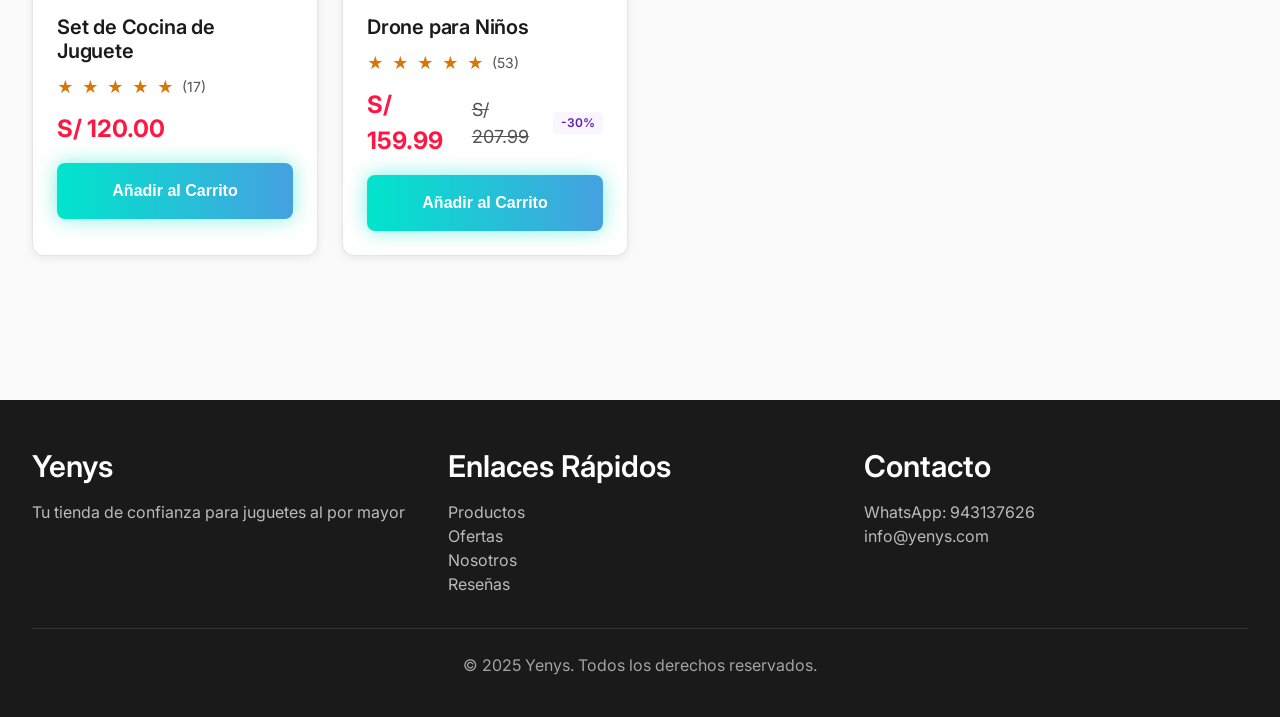
<file: productos.html>
<!DOCTYPE html>
<html lang="es">
<head>
  <meta charset="UTF-8">
  <meta name="viewport" content="width=device-width, initial-scale=1.0">
  <title>Catálogo de Productos - Yenys</title>
  <link rel="stylesheet" href="css/styles.css">
  <link rel="stylesheet" href="css/animations.css">
</head>
<body>
  
  <!-- Header -->
  <header class="main-header">
    <div class="header-top">
      <a href="dashboard-cliente.html" class="logo">Yenys</a>
      
      <div class="search-bar">
        <input type="text" placeholder="Buscar productos..." id="product-search">
      </div>
      
      <div class="header-actions">
        <a href="carrito.html" class="cart-icon">
          <svg width="24" height="24" viewBox="0 0 24 24" fill="none" stroke="currentColor" stroke-width="2">
            <circle cx="9" cy="21" r="1"/><circle cx="20" cy="21" r="1"/>
            <path d="M1 1h4l2.68 13.39a2 2 0 0 0 2 1.61h9.72a2 2 0 0 0 2-1.61L23 6H6"/>
          </svg>
          <span class="cart-badge">0</span>
        </a>
        
        <div class="user-avatar" onclick="logout()" style="cursor: pointer; display: flex; align-items: center; justify-content: center; background: var(--primary-500); font-weight: 700;" title="Cerrar sesión">U</div>
      </div>
    </div>
    
    <nav class="header-nav">
      <ul class="nav-links">
        <li><a href="dashboard-cliente.html">Inicio</a></li>
        <li><a href="productos.html" class="active">Productos</a></li>
        <li><a href="ofertas.html">Ofertas</a></li>
        <li><a href="nosotros.html">Nosotros</a></li>
        <li><a href="resenas.html">Reseñas</a></li>
      </ul>
    </nav>
  </header>
  
  <!-- Contenido Principal -->
  <main style="padding: var(--space-12) 0;">
    <div class="container">
      
      <!-- Hero -->
      <section style="background: var(--gradient-hero); background-size: 200% 100%; animation: gradient-slide 6s ease-in-out infinite; border-radius: var(--radius-xl); padding: var(--space-12); text-align: center; color: var(--neutral-white); margin-bottom: var(--space-12);">
        <h1 style="font-size: 48px; margin-bottom: var(--space-4);">Nuestro Catálogo</h1>
        <p style="font-size: 18px; opacity: 0.95;">Encuentra los mejores juguetes al mejor precio</p>
      </section>
      
      <!-- Filtros por Categoría -->
      <section style="margin-bottom: var(--space-8);">
        <div style="display: flex; gap: var(--space-3); flex-wrap: wrap; justify-content: center;" id="category-tabs"></div>
      </section>
      
      <!-- Grid de Productos -->
      <section>
        <div id="products-grid" class="grid-4"></div>
      </section>
      
    </div>
  </main>
  
  <!-- Footer -->
  <footer>
    <div class="container">
      <div class="footer-content">
        <div class="footer-section">
          <h4>Yenys</h4>
          <p style="color: rgba(255,255,255,0.7);">Tu tienda de confianza para juguetes al por mayor</p>
        </div>
        <div class="footer-section">
          <h4>Enlaces Rápidos</h4>
          <ul>
            <li><a href="productos.html">Productos</a></li>
            <li><a href="ofertas.html">Ofertas</a></li>
            <li><a href="nosotros.html">Nosotros</a></li>
            <li><a href="resenas.html">Reseñas</a></li>
          </ul>
        </div>
        <div class="footer-section">
          <h4>Contacto</h4>
          <ul>
            <li><a href="https://wa.link/h1ku2w" target="_blank">WhatsApp: 943137626</a></li>
            <li><a href="mailto:info@yenys.com">info@yenys.com</a></li>
          </ul>
        </div>
      </div>
      <div class="footer-bottom">
        <p>&copy; 2025 Yenys. Todos los derechos reservados.</p>
      </div>
    </div>
  </footer>
  
  <!-- Botón WhatsApp Flotante -->
  <a href="https://wa.link/h1ku2w" target="_blank" class="whatsapp-float" title="Contáctanos por WhatsApp">
    <svg width="32" height="32" viewBox="0 0 24 24" fill="white">
      <path d="M17.472 14.382c-.297-.149-1.758-.867-2.03-.967-.273-.099-.471-.148-.67.15-.197.297-.767.966-.94 1.164-.173.199-.347.223-.644.075-.297-.15-1.255-.463-2.39-1.475-.883-.788-1.48-1.761-1.653-2.059-.173-.297-.018-.458.13-.606.134-.133.298-.347.446-.52.149-.174.198-.298.298-.497.099-.198.05-.371-.025-.52-.075-.149-.669-1.612-.916-2.207-.242-.579-.487-.5-.669-.51-.173-.008-.371-.01-.57-.01-.198 0-.52.074-.792.372-.272.297-1.04 1.016-1.04 2.479 0 1.462 1.065 2.875 1.213 3.074.149.198 2.096 3.2 5.077 4.487.709.306 1.262.489 1.694.625.712.227 1.36.195 1.871.118.571-.085 1.758-.719 2.006-1.413.248-.694.248-1.289.173-1.413-.074-.124-.272-.198-.57-.347m-5.421 7.403h-.004a9.87 9.87 0 01-5.031-1.378l-.361-.214-3.741.982.998-3.648-.235-.374a9.86 9.86 0 01-1.51-5.26c.001-5.45 4.436-9.884 9.888-9.884 2.64 0 5.122 1.03 6.988 2.898a9.825 9.825 0 012.893 6.994c-.003 5.45-4.437 9.884-9.885 9.884m8.413-18.297A11.815 11.815 0 0012.05 0C5.495 0 .16 5.335.157 11.892c0 2.096.547 4.142 1.588 5.945L.057 24l6.305-1.654a11.882 11.882 0 005.683 1.448h.005c6.554 0 11.89-5.335 11.893-11.893a11.821 11.821 0 00-3.48-8.413z"/>
    </svg>
  </a>
  
  <script src="js/utils.js"></script>
  <script src="js/products.js"></script>
  <script>
    document.addEventListener('DOMContentLoaded', () => {
      const user = getCurrentUser();
      if (user) {
        document.querySelector('.user-avatar').textContent = user.name.charAt(0).toUpperCase();
        
        // Actualizar nav si es empleado
        if (user.role === 'empleado') {
          document.querySelector('.logo').href = 'dashboard-empleado.html';
          const navLinks = document.querySelector('.nav-links');
          navLinks.innerHTML = `
            <li><a href="dashboard-empleado.html">Dashboard</a></li>
            <li><a href="productos.html" class="active">Productos</a></li>
            <li><a href="graficos.html">Gráficos</a></li>
            <li><a href="resenas.html">Reseñas</a></li>
            <li><a href="nosotros.html">Nosotros</a></li>
          `;
        }
      }
    });
  </script>
</body>
</html>
</file>
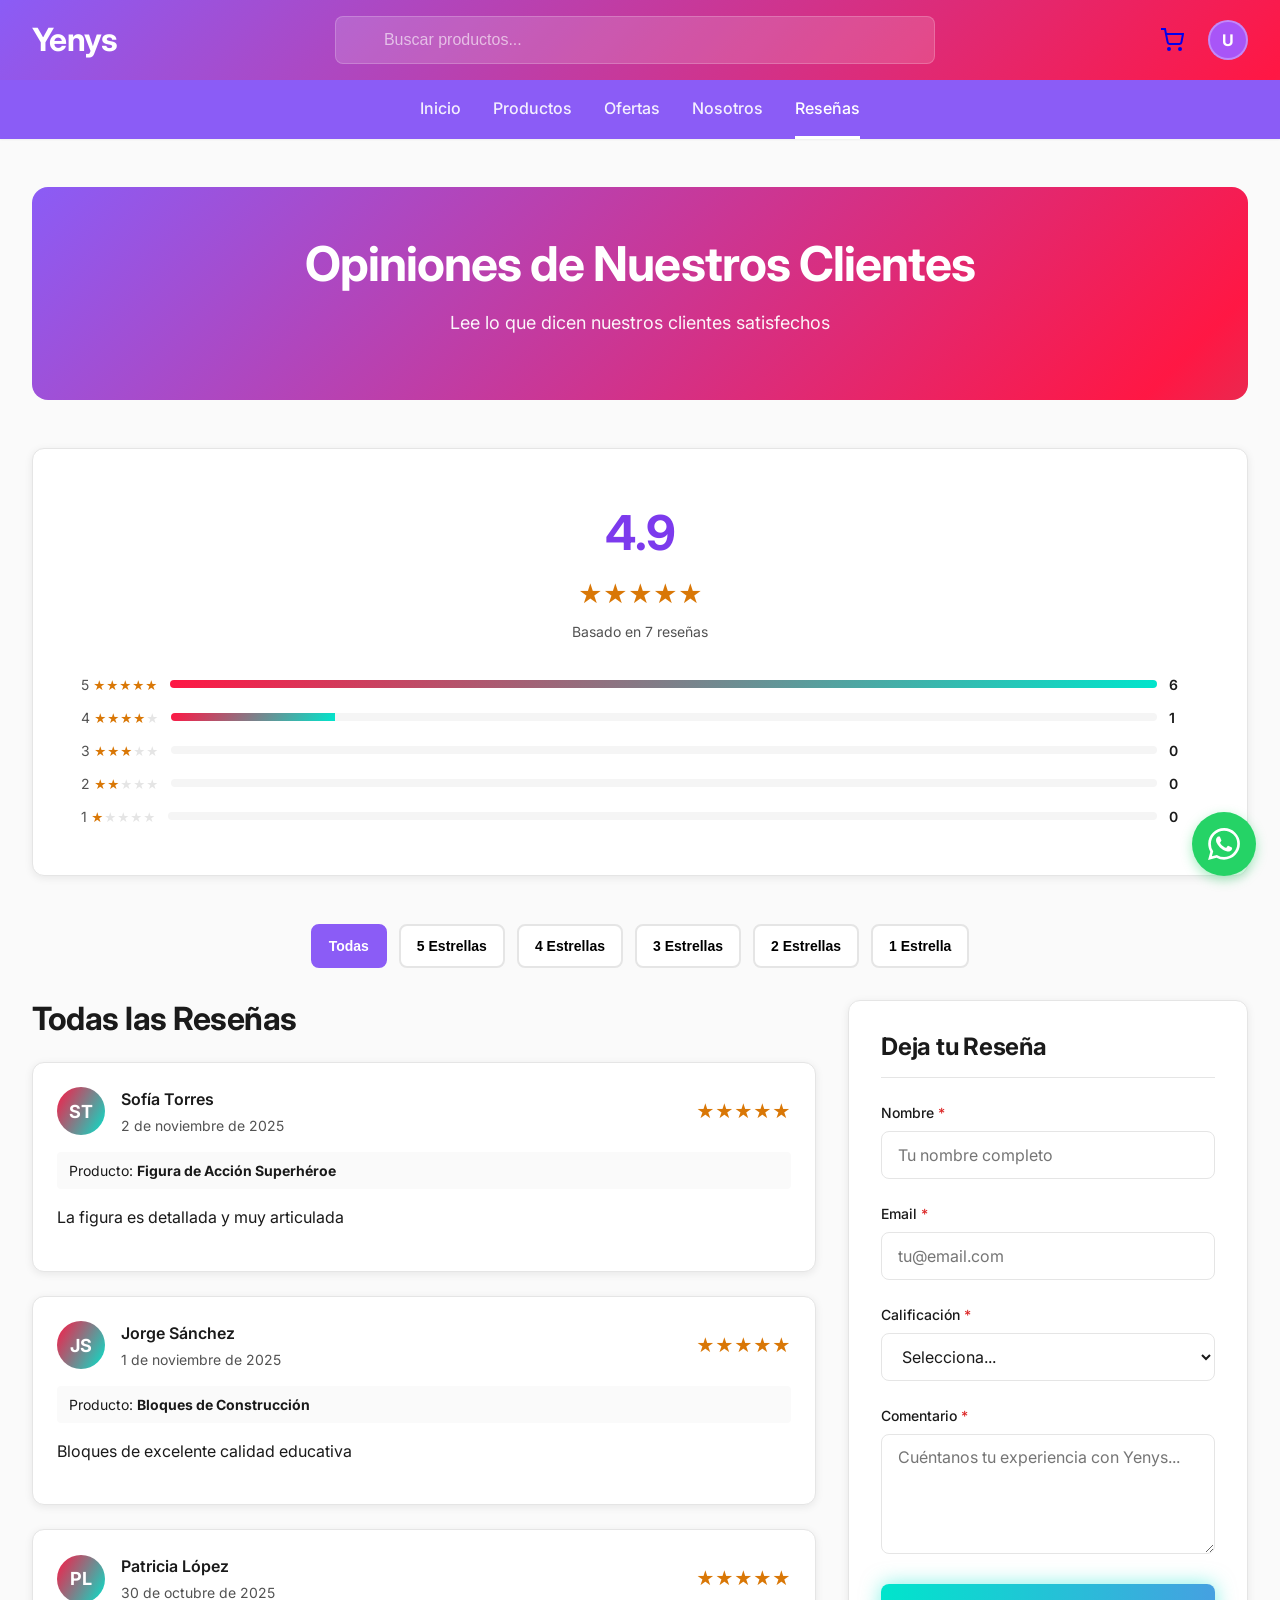
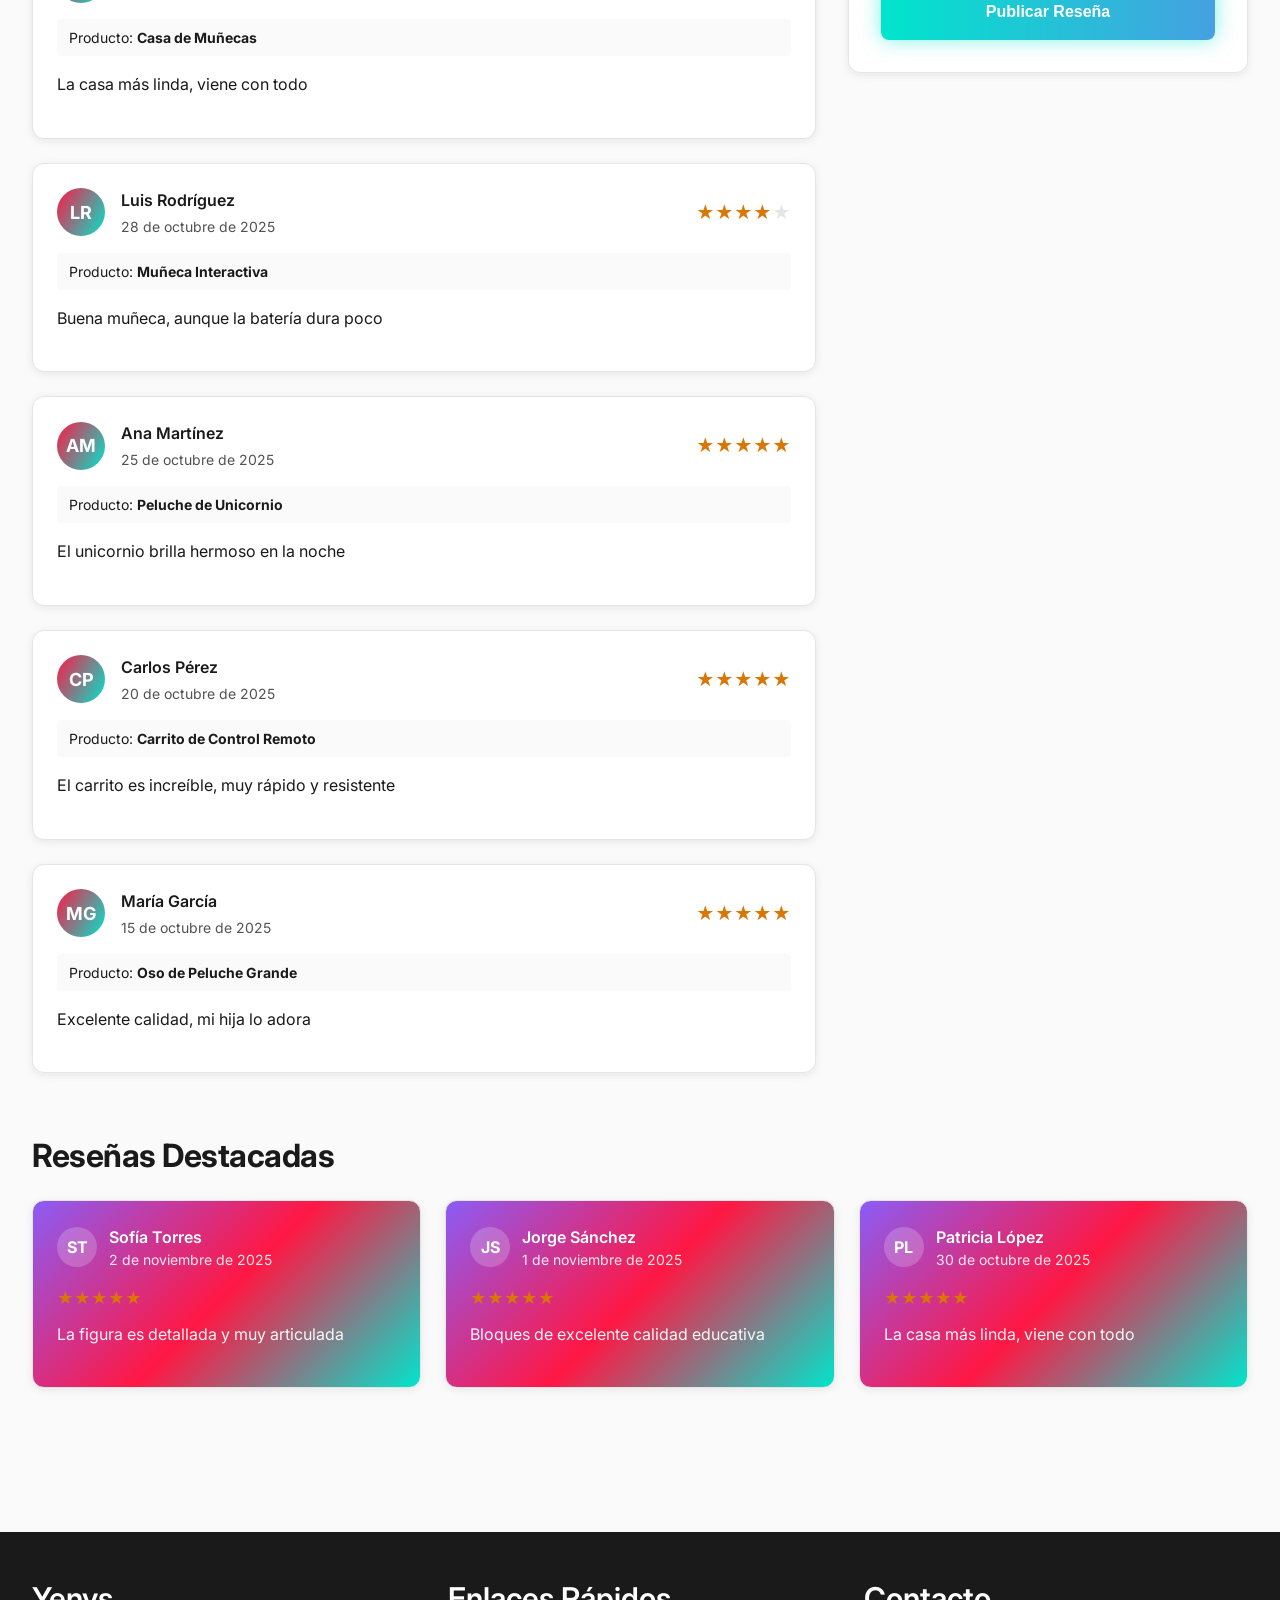
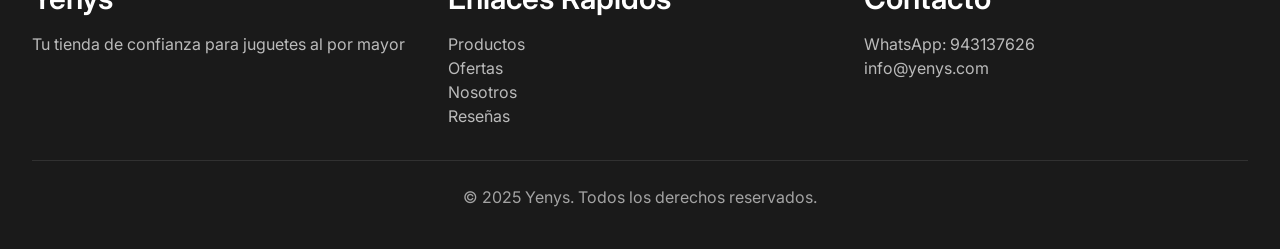
<file: resenas.html>
<!DOCTYPE html>
<html lang="es">
<head>
  <meta charset="UTF-8">
  <meta name="viewport" content="width=device-width, initial-scale=1.0">
  <title>Reseñas de Clientes - Yenys</title>
  <link rel="stylesheet" href="css/styles.css">
  <link rel="stylesheet" href="css/animations.css">
</head>
<body>
  
  <!-- Header -->
  <header class="main-header">
    <div class="header-top">
      <a href="dashboard-cliente.html" class="logo">Yenys</a>
      
      <div class="search-bar">
        <input type="text" placeholder="Buscar productos...">
      </div>
      
      <div class="header-actions">
        <a href="carrito.html" class="cart-icon">
          <svg width="24" height="24" viewBox="0 0 24 24" fill="none" stroke="currentColor" stroke-width="2">
            <circle cx="9" cy="21" r="1"/><circle cx="20" cy="21" r="1"/>
            <path d="M1 1h4l2.68 13.39a2 2 0 0 0 2 1.61h9.72a2 2 0 0 0 2-1.61L23 6H6"/>
          </svg>
          <span class="cart-badge">0</span>
        </a>
        
        <div class="user-avatar" onclick="logout()" style="cursor: pointer; display: flex; align-items: center; justify-content: center; background: var(--primary-500); font-weight: 700;" title="Cerrar sesión">U</div>
      </div>
    </div>
    
    <nav class="header-nav">
      <ul class="nav-links">
        <li><a href="dashboard-cliente.html">Inicio</a></li>
        <li><a href="productos.html">Productos</a></li>
        <li><a href="ofertas.html">Ofertas</a></li>
        <li><a href="nosotros.html">Nosotros</a></li>
        <li><a href="resenas.html" class="active">Reseñas</a></li>
      </ul>
    </nav>
  </header>
  
  <!-- Contenido Principal -->
  <main style="padding: var(--space-12) 0;">
    <div class="container">
      
      <!-- Hero -->
      <section style="background: var(--gradient-hero); background-size: 200% 100%; animation: gradient-slide 6s ease-in-out infinite; border-radius: var(--radius-xl); padding: var(--space-12); text-align: center; color: var(--neutral-white); margin-bottom: var(--space-12);">
        <h1 style="font-size: 48px; margin-bottom: var(--space-4);">Opiniones de Nuestros Clientes</h1>
        <p style="font-size: 18px; opacity: 0.95;">Lee lo que dicen nuestros clientes satisfechos</p>
      </section>
      
      <!-- Estadísticas de Rating -->
      <section style="margin-bottom: var(--space-12);">
        <div class="card" style="padding: var(--space-12);">
          <div id="rating-stats"></div>
        </div>
      </section>
      
      <!-- Filtros de Rating -->
      <section style="margin-bottom: var(--space-8);">
        <div style="display: flex; gap: var(--space-3); flex-wrap: wrap; justify-content: center;" id="rating-filters"></div>
      </section>
      
      <!-- Layout 2 columnas: Grid de Reseñas + Formulario -->
      <div style="display: grid; grid-template-columns: 1fr 400px; gap: var(--space-8); align-items: start;">
        
        <!-- Grid de Reseñas -->
        <section>
          <h2 style="font-size: 32px; margin-bottom: var(--space-6);">Todas las Reseñas</h2>
          <div id="reviews-grid" style="display: flex; flex-direction: column; gap: var(--space-6);"></div>
        </section>
        
        <!-- Formulario Nueva Reseña (Sticky) -->
        <section>
          <div class="card" style="position: sticky; top: 120px; padding: var(--space-8);">
            <h3 style="font-size: 24px; margin-bottom: var(--space-6); padding-bottom: var(--space-4); border-bottom: 1px solid var(--neutral-200);">Deja tu Reseña</h3>
            
            <form id="review-form">
              <div class="form-group">
                <label for="review-name" class="form-label">Nombre <span style="color: var(--error-red);">*</span></label>
                <input 
                  type="text" 
                  id="review-name" 
                  class="form-input" 
                  placeholder="Tu nombre completo"
                  required
                >
              </div>
              
              <div class="form-group">
                <label for="review-email" class="form-label">Email <span style="color: var(--error-red);">*</span></label>
                <input 
                  type="email" 
                  id="review-email" 
                  class="form-input" 
                  placeholder="tu@email.com"
                  required
                >
              </div>
              
              <div class="form-group">
                <label for="review-rating" class="form-label">Calificación <span style="color: var(--error-red);">*</span></label>
                <select id="review-rating" class="form-select" required>
                  <option value="">Selecciona...</option>
                  <option value="5">★★★★★ - Excelente</option>
                  <option value="4">★★★★☆ - Muy Bueno</option>
                  <option value="3">★★★☆☆ - Bueno</option>
                  <option value="2">★★☆☆☆ - Regular</option>
                  <option value="1">★☆☆☆☆ - Malo</option>
                </select>
              </div>
              
              <div class="form-group">
                <label for="review-comment" class="form-label">Comentario <span style="color: var(--error-red);">*</span></label>
                <textarea 
                  id="review-comment" 
                  class="form-textarea" 
                  placeholder="Cuéntanos tu experiencia con Yenys..."
                  required
                  style="min-height: 120px;"
                ></textarea>
              </div>
              
              <button type="submit" class="btn btn-primary" style="width: 100%;">
                Publicar Reseña
              </button>
            </form>
          </div>
        </section>
        
      </div>
      
      <!-- Reseñas Destacadas -->
      <section style="margin-top: var(--space-16);">
        <h2 style="font-size: 32px; margin-bottom: var(--space-6);">Reseñas Destacadas</h2>
        <div id="featured-reviews" style="display: grid; grid-template-columns: repeat(3, 1fr); gap: var(--space-6);"></div>
      </section>
      
    </div>
  </main>
  
  <!-- Footer -->
  <footer>
    <div class="container">
      <div class="footer-content">
        <div class="footer-section">
          <h4>Yenys</h4>
          <p style="color: rgba(255,255,255,0.7);">Tu tienda de confianza para juguetes al por mayor</p>
        </div>
        <div class="footer-section">
          <h4>Enlaces Rápidos</h4>
          <ul>
            <li><a href="productos.html">Productos</a></li>
            <li><a href="ofertas.html">Ofertas</a></li>
            <li><a href="nosotros.html">Nosotros</a></li>
            <li><a href="resenas.html">Reseñas</a></li>
          </ul>
        </div>
        <div class="footer-section">
          <h4>Contacto</h4>
          <ul>
            <li><a href="https://wa.link/h1ku2w" target="_blank">WhatsApp: 943137626</a></li>
            <li><a href="mailto:info@yenys.com">info@yenys.com</a></li>
          </ul>
        </div>
      </div>
      <div class="footer-bottom">
        <p>&copy; 2025 Yenys. Todos los derechos reservados.</p>
      </div>
    </div>
  </footer>
  
  <!-- Botón WhatsApp Flotante -->
  <a href="https://wa.link/h1ku2w" target="_blank" class="whatsapp-float" title="Contáctanos por WhatsApp">
    <svg width="32" height="32" viewBox="0 0 24 24" fill="white">
      <path d="M17.472 14.382c-.297-.149-1.758-.867-2.03-.967-.273-.099-.471-.148-.67.15-.197.297-.767.966-.94 1.164-.173.199-.347.223-.644.075-.297-.15-1.255-.463-2.39-1.475-.883-.788-1.48-1.761-1.653-2.059-.173-.297-.018-.458.13-.606.134-.133.298-.347.446-.52.149-.174.198-.298.298-.497.099-.198.05-.371-.025-.52-.075-.149-.669-1.612-.916-2.207-.242-.579-.487-.5-.669-.51-.173-.008-.371-.01-.57-.01-.198 0-.52.074-.792.372-.272.297-1.04 1.016-1.04 2.479 0 1.462 1.065 2.875 1.213 3.074.149.198 2.096 3.2 5.077 4.487.709.306 1.262.489 1.694.625.712.227 1.36.195 1.871.118.571-.085 1.758-.719 2.006-1.413.248-.694.248-1.289.173-1.413-.074-.124-.272-.198-.57-.347m-5.421 7.403h-.004a9.87 9.87 0 01-5.031-1.378l-.361-.214-3.741.982.998-3.648-.235-.374a9.86 9.86 0 01-1.51-5.26c.001-5.45 4.436-9.884 9.888-9.884 2.64 0 5.122 1.03 6.988 2.898a9.825 9.825 0 012.893 6.994c-.003 5.45-4.437 9.884-9.885 9.884m8.413-18.297A11.815 11.815 0 0012.05 0C5.495 0 .16 5.335.157 11.892c0 2.096.547 4.142 1.588 5.945L.057 24l6.305-1.654a11.882 11.882 0 005.683 1.448h.005c6.554 0 11.89-5.335 11.893-11.893a11.821 11.821 0 00-3.48-8.413z"/>
    </svg>
  </a>
  
  <script src="js/utils.js"></script>
  <script src="js/reviews.js"></script>
  <script>
    document.addEventListener('DOMContentLoaded', () => {
      const user = getCurrentUser();
      if (user) {
        document.querySelector('.user-avatar').textContent = user.name.charAt(0).toUpperCase();
        
        // Pre-llenar formulario con datos del usuario
        document.getElementById('review-name').value = user.name;
        document.getElementById('review-email').value = user.email;
        
        // Actualizar nav si es empleado
        if (user.role === 'empleado') {
          document.querySelector('.logo').href = 'dashboard-empleado.html';
          const navLinks = document.querySelector('.nav-links');
          navLinks.innerHTML = `
            <li><a href="dashboard-empleado.html">Dashboard</a></li>
            <li><a href="productos.html">Productos</a></li>
            <li><a href="graficos.html">Gráficos</a></li>
            <li><a href="resenas.html" class="active">Reseñas</a></li>
            <li><a href="nosotros.html">Nosotros</a></li>
          `;
        }
      }
    });
  </script>
  
  <style>
    @media (max-width: 768px) {
      main > .container > div[style*="grid-template-columns: 1fr 400px"] {
        grid-template-columns: 1fr !important;
      }
      
      main > .container > section:last-of-type > div {
        grid-template-columns: 1fr !important;
      }
      
      .card[style*="position: sticky"] {
        position: static !important;
      }
    }
  </style>
</body>
</html>
</file>
<file: css/styles.css>
/* Tienda Yenys - Estilos Principales v2.0 */
/* Importar fuente Inter */
@import url('https://fonts.googleapis.com/css2?family=Inter:wght@400;500;600;700&display=swap');

/* === RESET Y BASE === */
* {
  margin: 0;
  padding: 0;
  box-sizing: border-box;
}

:root {
  /* Colores Primarios (Morado/Lila) */
  --primary-50: #FAF5FF;
  --primary-400: #C084FC;
  --primary-500: #A855F7;
  --primary-600: #8B5CF6;
  --primary-700: #7C3AED;
  --primary-900: #5B21B6;

  /* Vibrantes (Rojo y Turquesa) */
  --vibrant-red: #FF1744;
  --vibrant-red-dark: #D01040;
  --vibrant-turquoise: #00E5CC;
  --vibrant-turquoise-dark: #00B8A3;

  /* Neutrales */
  --neutral-white: #FFFFFF;
  --neutral-50: #FAFAFA;
  --neutral-100: #F5F5F5;
  --neutral-200: #E5E5E5;
  --neutral-600: #525252;
  --neutral-900: #1A1A1A;

  /* CTA/Conversión */
  --cta-orange-500: #F97316;
  --cta-orange-600: #EA580C;
  --success-green: #10B981;
  --error-red: #DC2626;
  --accent-gold: #D97706;

  /* Gradientes */
  --gradient-hero: linear-gradient(135deg, #8B5CF6 0%, #FF1744 50%, #00E5CC 100%);
  --gradient-card: linear-gradient(145deg, #A855F7 0%, #FF1744 100%);
  --gradient-button: linear-gradient(90deg, #00E5CC 0%, #8B5CF6 100%);
  --gradient-accent: linear-gradient(120deg, #FF1744 0%, #00E5CC 100%);
  --gradient-overlay: linear-gradient(180deg, rgba(139,92,246,0.8) 0%, rgba(255,23,68,0.6) 100%);

  /* Espaciado (Sistema 4pt) */
  --space-2: 8px;
  --space-3: 12px;
  --space-4: 16px;
  --space-6: 24px;
  --space-8: 32px;
  --space-12: 48px;
  --space-16: 64px;
  --space-24: 96px;

  /* Radios */
  --radius-sm: 4px;
  --radius-md: 8px;
  --radius-lg: 12px;
  --radius-xl: 16px;
  --radius-2xl: 24px;
  --radius-full: 9999px;

  /* Sombras */
  --shadow-sm: 0 1px 2px rgba(0,0,0,0.05);
  --shadow-card: 0 2px 8px rgba(0,0,0,0.08);
  --shadow-card-hover: 0 8px 24px rgba(139,92,246,0.25);
  --shadow-modal: 0 8px 24px rgba(0,0,0,0.15);
  --shadow-glow: 0 0 20px rgba(0,229,204,0.5);
  --shadow-glow-red: 0 0 20px rgba(255,23,68,0.4);

  /* Timing */
  --duration-fast: 150ms;
  --duration-base: 250ms;
  --duration-smooth: 300ms;
  --duration-slow: 400ms;
  --duration-gradient: 3000ms;
}

body {
  font-family: 'Inter', -apple-system, BlinkMacSystemFont, 'Segoe UI', sans-serif;
  font-size: 16px;
  line-height: 1.5;
  color: var(--neutral-900);
  background-color: var(--neutral-50);
  -webkit-font-smoothing: antialiased;
  -moz-osx-font-smoothing: grayscale;
}

/* === TIPOGRAFÍA === */
h1, h2, h3, h4, h5, h6 {
  font-weight: 700;
  line-height: 1.2;
  margin-bottom: var(--space-4);
}

h1 { font-size: 64px; letter-spacing: -0.02em; }
h2 { font-size: 48px; letter-spacing: -0.015em; }
h3 { font-size: 36px; letter-spacing: -0.01em; }
h4 { font-size: 30px; font-weight: 600; }
h5 { font-size: 24px; font-weight: 600; }
h6 { font-size: 20px; font-weight: 600; }

p {
  margin-bottom: var(--space-4);
}

/* === CONTENEDORES === */
.container {
  max-width: 1280px;
  margin: 0 auto;
  padding: 0 var(--space-8);
}

@media (max-width: 768px) {
  .container {
    padding: 0 var(--space-4);
  }
}

/* === HEADER PRINCIPAL === */
header.main-header {
  position: sticky;
  top: 0;
  z-index: 100;
  background: var(--gradient-hero);
  background-size: 200% 100%;
  color: var(--neutral-white);
  box-shadow: var(--shadow-sm);
  animation: gradient-slide 6s ease-in-out infinite;
}

.header-top {
  display: flex;
  align-items: center;
  justify-content: space-between;
  padding: var(--space-4) var(--space-8);
  gap: var(--space-6);
}

.logo {
  font-size: 32px;
  font-weight: 700;
  color: var(--neutral-white);
  text-decoration: none;
  letter-spacing: -0.02em;
}

.search-bar {
  flex: 1;
  max-width: 600px;
}

.search-bar input {
  width: 100%;
  height: 48px;
  padding: 12px 16px 12px 48px;
  background: rgba(255,255,255,0.15);
  border: 1px solid rgba(255,255,255,0.2);
  border-radius: var(--radius-md);
  color: var(--neutral-white);
  font-size: 16px;
}

.search-bar input::placeholder {
  color: rgba(255,255,255,0.6);
}

.search-bar input:focus {
  outline: none;
  border-color: rgba(255,255,255,0.4);
  box-shadow: var(--shadow-sm);
}

.header-actions {
  display: flex;
  align-items: center;
  gap: var(--space-4);
}

.cart-icon {
  position: relative;
  width: 40px;
  height: 40px;
  display: flex;
  align-items: center;
  justify-content: center;
  cursor: pointer;
  transition: transform var(--duration-fast);
}

.cart-icon:hover {
  transform: scale(1.1);
}

.cart-badge {
  position: absolute;
  top: -8px;
  right: -8px;
  background: var(--cta-orange-600);
  color: var(--neutral-white);
  width: 24px;
  height: 24px;
  border-radius: var(--radius-full);
  display: flex;
  align-items: center;
  justify-content: center;
  font-size: 12px;
  font-weight: 700;
}

.user-avatar {
  width: 40px;
  height: 40px;
  border-radius: var(--radius-full);
  border: 2px solid rgba(255,255,255,0.3);
  cursor: pointer;
  transition: border-color var(--duration-fast);
}

.user-avatar:hover {
  border-color: var(--neutral-white);
}

/* Navegación secundaria */
.header-nav {
  background: var(--primary-600);
  padding: 0;
}

.nav-links {
  display: flex;
  list-style: none;
  gap: var(--space-8);
  justify-content: center;
  align-items: center;
}

.nav-links a {
  display: block;
  padding: var(--space-4) 0;
  color: rgba(255,255,255,0.9);
  text-decoration: none;
  font-weight: 500;
  border-bottom: 3px solid transparent;
  transition: all var(--duration-fast);
}

.nav-links a:hover,
.nav-links a.active {
  color: var(--neutral-white);
  border-bottom-color: var(--neutral-white);
}

/* === BOTONES === */
.btn {
  display: inline-flex;
  align-items: center;
  justify-content: center;
  gap: var(--space-2);
  padding: 20px 40px;
  font-size: 16px;
  font-weight: 600;
  border-radius: var(--radius-md);
  border: none;
  cursor: pointer;
  transition: all var(--duration-smooth);
  text-decoration: none;
  min-width: 160px;
  height: 56px;
}

.btn-primary {
  background: var(--gradient-button);
  background-size: 200% 100%;
  color: var(--neutral-white);
  box-shadow: var(--shadow-glow);
  animation: gradient-button-shift var(--duration-gradient) ease-in-out infinite;
}

.btn-primary:hover {
  background-position: right center;
  transform: translateY(-2px) scale(1.02);
  box-shadow: var(--shadow-glow);
  filter: brightness(1.1);
}

.btn-primary:active {
  transform: translateY(0) scale(0.98);
}

.btn-secondary {
  background: var(--primary-600);
  color: var(--neutral-white);
}

.btn-secondary:hover {
  background: var(--primary-500);
  transform: translateY(-2px);
}

.btn-outline {
  background: transparent;
  color: var(--neutral-900);
  border: 2px solid var(--neutral-200);
  padding: 16px 32px;
  height: 48px;
}

.btn-outline:hover {
  border-color: var(--primary-600);
  color: var(--primary-700);
}

.btn:disabled {
  opacity: 0.5;
  cursor: not-allowed;
  transform: none !important;
}

/* === CARDS === */
.card {
  background: var(--neutral-white);
  border: 1px solid var(--neutral-200);
  border-radius: var(--radius-lg);
  padding: var(--space-6);
  box-shadow: var(--shadow-card);
  transition: all var(--duration-smooth);
}

.card:hover {
  box-shadow: var(--shadow-card-hover);
  transform: translateY(-4px);
}

/* Card de Producto */
.product-card {
  position: relative;
  overflow: hidden;
  padding: 0;
  border-radius: var(--radius-lg);
  transition: all var(--duration-smooth);
}

.product-card:hover {
  transform: translateY(-6px) scale(1.02);
  box-shadow: var(--shadow-card-hover), var(--shadow-glow);
  border-color: transparent;
}

.product-image {
  width: 100%;
  aspect-ratio: 1/1;
  object-fit: cover;
  transition: transform var(--duration-base);
}

.product-card:hover .product-image {
  transform: scale(1.05);
}

.product-content {
  padding: var(--space-6);
}

.product-title {
  font-size: 20px;
  font-weight: 600;
  margin-bottom: var(--space-3);
  display: -webkit-box;
  -webkit-line-clamp: 2;
  -webkit-box-orient: vertical;
  overflow: hidden;
}

.product-rating {
  display: flex;
  align-items: center;
  gap: var(--space-2);
  margin-bottom: var(--space-3);
  font-size: 14px;
  color: var(--neutral-600);
}

.product-price {
  display: flex;
  align-items: center;
  gap: var(--space-3);
  margin-bottom: var(--space-4);
}

.price-current {
  font-size: 24px;
  font-weight: 700;
  color: var(--vibrant-red);
}

.price-original {
  font-size: 18px;
  color: var(--neutral-600);
  text-decoration: line-through;
}

.discount-badge {
  background: var(--primary-50);
  color: var(--primary-900);
  padding: 2px 8px;
  border-radius: var(--radius-sm);
  font-size: 12px;
  font-weight: 600;
}

.stock-badge {
  position: absolute;
  top: 12px;
  right: 12px;
  background: var(--neutral-white);
  border: 1.5px solid var(--primary-600);
  padding: 6px 12px;
  border-radius: var(--radius-sm);
  font-size: 12px;
  font-weight: 600;
}

.stock-badge.low {
  border-color: var(--error-red);
  color: var(--error-red);
}

/* === GRIDS === */
.grid-2 { display: grid; grid-template-columns: repeat(2, 1fr); gap: var(--space-6); }
.grid-3 { display: grid; grid-template-columns: repeat(3, 1fr); gap: var(--space-6); }
.grid-4 { display: grid; grid-template-columns: repeat(4, 1fr); gap: var(--space-6); }

@media (max-width: 1024px) {
  .grid-4 { grid-template-columns: repeat(3, 1fr); }
}

@media (max-width: 768px) {
  .grid-3, .grid-4 { grid-template-columns: repeat(2, 1fr); }
  .grid-2 { grid-template-columns: 1fr; }
}

@media (max-width: 640px) {
  .grid-2, .grid-3, .grid-4 { grid-template-columns: 1fr; }
}

/* === FORMULARIOS === */
.form-group {
  margin-bottom: var(--space-6);
}

.form-label {
  display: block;
  font-size: 14px;
  font-weight: 500;
  color: var(--neutral-900);
  margin-bottom: var(--space-2);
}

.form-input,
.form-textarea,
.form-select {
  width: 100%;
  height: 48px;
  padding: 12px 16px;
  background: var(--neutral-white);
  border: 1.5px solid var(--neutral-200);
  border-radius: var(--radius-md);
  font-family: inherit;
  font-size: 16px;
  color: var(--neutral-900);
  transition: all var(--duration-fast);
}

.form-textarea {
  height: auto;
  min-height: 120px;
  resize: vertical;
}

.form-input:focus,
.form-textarea:focus,
.form-select:focus {
  outline: none;
  border-color: var(--primary-600);
  box-shadow: 0 0 0 3px rgba(139,92,246,0.1);
}

.form-input.error,
.form-textarea.error {
  border-color: var(--error-red);
}

.form-error {
  font-size: 14px;
  color: var(--error-red);
  margin-top: var(--space-2);
}

/* === FOOTER === */
footer {
  background: var(--neutral-900);
  color: var(--neutral-white);
  padding: var(--space-12) 0 var(--space-6);
  margin-top: var(--space-24);
}

.footer-content {
  display: grid;
  grid-template-columns: repeat(auto-fit, minmax(250px, 1fr));
  gap: var(--space-8);
  margin-bottom: var(--space-8);
}

.footer-section h4 {
  margin-bottom: var(--space-4);
  color: var(--neutral-white);
}

.footer-section ul {
  list-style: none;
}

.footer-section a {
  color: rgba(255,255,255,0.7);
  text-decoration: none;
  transition: color var(--duration-fast);
}

.footer-section a:hover {
  color: var(--neutral-white);
}

.footer-bottom {
  text-align: center;
  padding-top: var(--space-6);
  border-top: 1px solid rgba(255,255,255,0.1);
  color: rgba(255,255,255,0.6);
}

/* === BOTÓN WHATSAPP FLOTANTE === */
.whatsapp-float {
  position: fixed;
  bottom: 24px;
  right: 24px;
  width: 64px;
  height: 64px;
  background: #25D366;
  border-radius: var(--radius-full);
  display: flex;
  align-items: center;
  justify-content: center;
  box-shadow: 0 4px 12px rgba(37, 211, 102, 0.4);
  z-index: 999;
  cursor: pointer;
  transition: all var(--duration-smooth);
  text-decoration: none;
}

.whatsapp-float:hover {
  transform: scale(1.1);
  box-shadow: 0 6px 20px rgba(37, 211, 102, 0.6);
}

/* === UTILIDADES === */
.text-center { text-align: center; }
.text-right { text-align: right; }
.mt-2 { margin-top: var(--space-2); }
.mt-4 { margin-top: var(--space-4); }
.mt-6 { margin-top: var(--space-6); }
.mt-8 { margin-top: var(--space-8); }
.mb-4 { margin-bottom: var(--space-4); }
.mb-6 { margin-bottom: var(--space-6); }
.mb-8 { margin-bottom: var(--space-8); }
.hidden { display: none; }
.flex { display: flex; }
.flex-center { display: flex; align-items: center; justify-content: center; }
.gap-4 { gap: var(--space-4); }

/* === RESPONSIVE === */
@media (max-width: 768px) {
  h1 { font-size: 40px; }
  h2 { font-size: 32px; }
  h3 { font-size: 28px; }
  
  .header-top {
    flex-wrap: wrap;
  }
  
  .search-bar {
    order: 3;
    flex-basis: 100%;
  }
  
  .nav-links {
    flex-wrap: wrap;
    gap: var(--space-4);
  }
}

/* === ACCESIBILIDAD === */
@media (prefers-reduced-motion: reduce) {
  *,
  *::before,
  *::after {
    animation-duration: 0.01ms !important;
    animation-iteration-count: 1 !important;
    transition-duration: 0.01ms !important;
  }
}
</file>
<file: css/animations.css>
/* Tienda Yenys - Animaciones de Gradientes */

/* === GRADIENTES ANIMADOS === */

/* Gradiente Hero/Header - Lento y sutil (6s) */
@keyframes gradient-slide {
  0%, 100% {
    background-position: 0% 50%;
  }
  50% {
    background-position: 100% 50%;
  }
}

/* Gradiente Botones - Moderado (3s) */
@keyframes gradient-button-shift {
  0%, 100% {
    background-position: left center;
  }
  50% {
    background-position: right center;
  }
}

/* Gradiente Cards - Rotación de Hue (solo hover) */
@keyframes gradient-rotate {
  0% {
    filter: hue-rotate(0deg);
  }
  100% {
    filter: hue-rotate(10deg);
  }
}

/* === MICRO-INTERACCIONES === */

/* Añadir al Carrito - Success */
@keyframes cart-success {
  0% {
    transform: scale(1);
  }
  50% {
    transform: scale(1.05);
  }
  100% {
    transform: scale(1);
  }
}

/* Contador de Stock - Urgencia */
@keyframes pulse-stock {
  0%, 100% {
    opacity: 1;
  }
  50% {
    opacity: 0.7;
  }
}

/* Loading Spinner */
@keyframes spin {
  from {
    transform: rotate(0deg);
  }
  to {
    transform: rotate(360deg);
  }
}

/* Fade In */
@keyframes fadeIn {
  from {
    opacity: 0;
    transform: translateY(20px);
  }
  to {
    opacity: 1;
    transform: translateY(0);
  }
}

/* Slide In Right (Modal/Sidebar) */
@keyframes slideInRight {
  from {
    transform: translateX(100%);
  }
  to {
    transform: translateX(0);
  }
}

/* Slide Out Right */
@keyframes slideOutRight {
  from {
    transform: translateX(0);
  }
  to {
    transform: translateX(100%);
  }
}

/* Overlay Fade In */
@keyframes overlayFadeIn {
  from {
    opacity: 0;
  }
  to {
    opacity: 1;
  }
}

/* Bounce */
@keyframes bounce {
  0%, 100% {
    transform: translateY(0);
  }
  50% {
    transform: translateY(-10px);
  }
}

/* Shake (error) */
@keyframes shake {
  0%, 100% {
    transform: translateX(0);
  }
  25% {
    transform: translateX(-10px);
  }
  75% {
    transform: translateX(10px);
  }
}

/* === CLASES DE ANIMACIÓN === */

.animate-fade-in {
  animation: fadeIn 0.4s ease-out;
}

.animate-slide-in {
  animation: slideInRight 0.4s cubic-bezier(0.4, 0, 0.2, 1);
}

.animate-slide-out {
  animation: slideOutRight 0.3s cubic-bezier(0.4, 0, 0.2, 1);
}

.animate-bounce {
  animation: bounce 1s ease-in-out infinite;
}

.animate-shake {
  animation: shake 0.3s ease-in-out;
}

.animate-spin {
  animation: spin 0.8s linear infinite;
}

/* === EFECTOS GLOW === */

.glow-turquoise {
  box-shadow: 0 0 20px rgba(0,229,204,0.5);
}

.glow-red {
  box-shadow: 0 0 20px rgba(255,23,68,0.4);
}

.glow-purple {
  box-shadow: 0 8px 24px rgba(139,92,246,0.25);
}

/* === ACCESIBILIDAD === */
@media (prefers-reduced-motion: reduce) {
  *,
  *::before,
  *::after {
    animation-duration: 0.01ms !important;
    animation-iteration-count: 1 !important;
    transition-duration: 0.01ms !important;
  }
  
  /* Pausar animaciones de gradientes */
  [class*="gradient"],
  .main-header,
  .btn-primary {
    animation: none !important;
    background-position: 0% 50% !important;
  }
}
</file>
